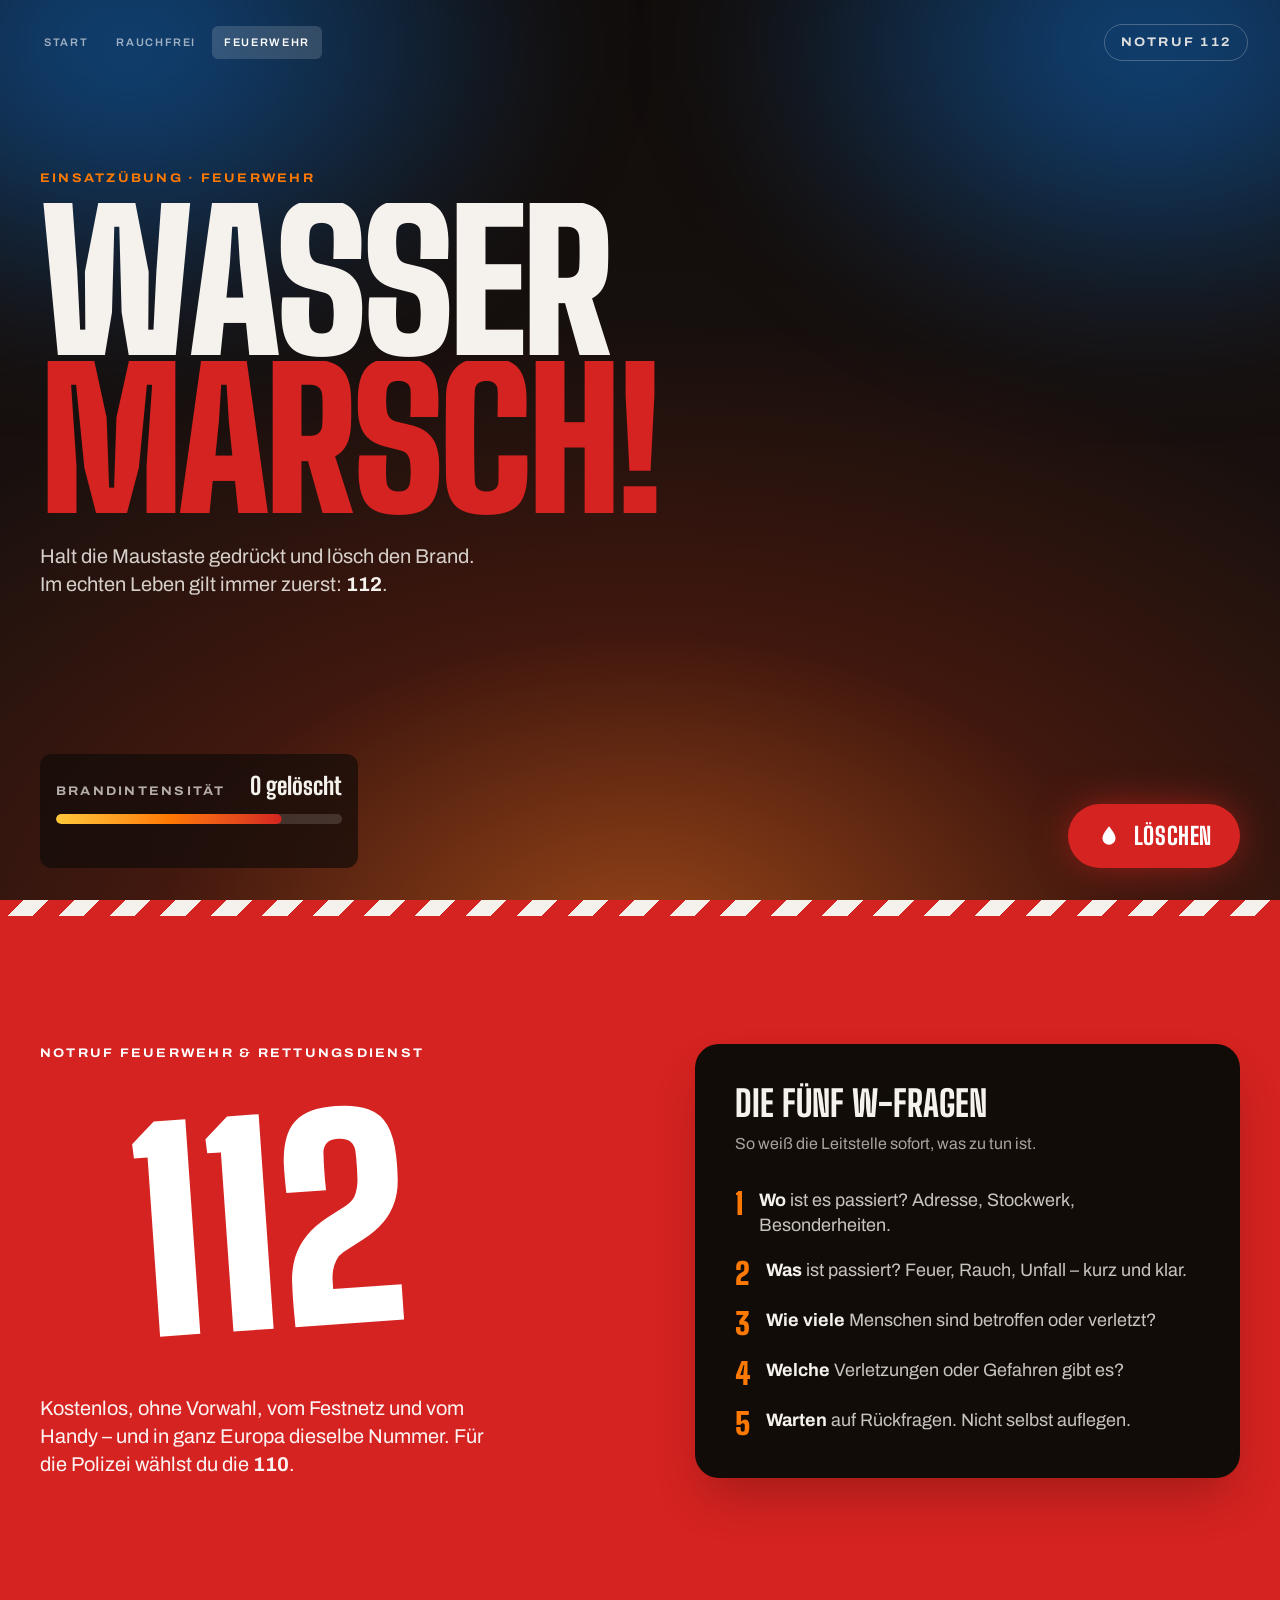
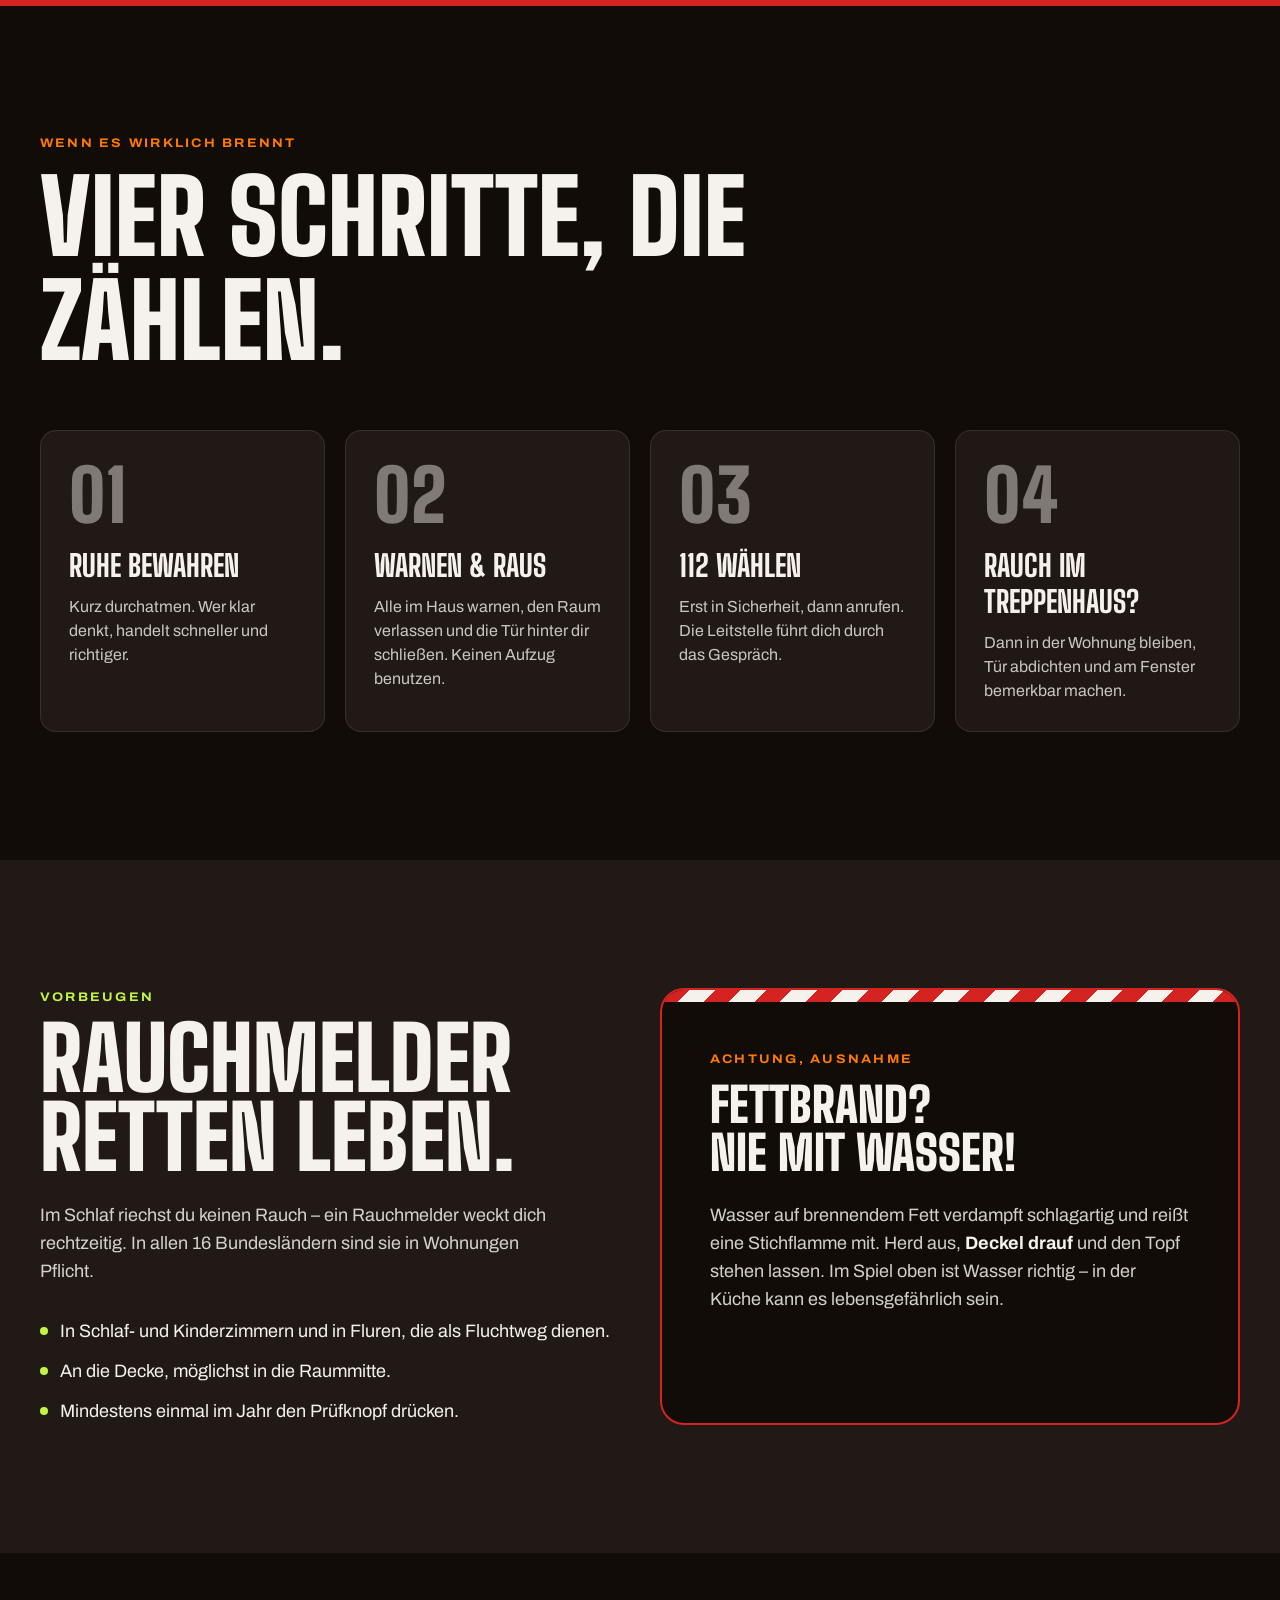
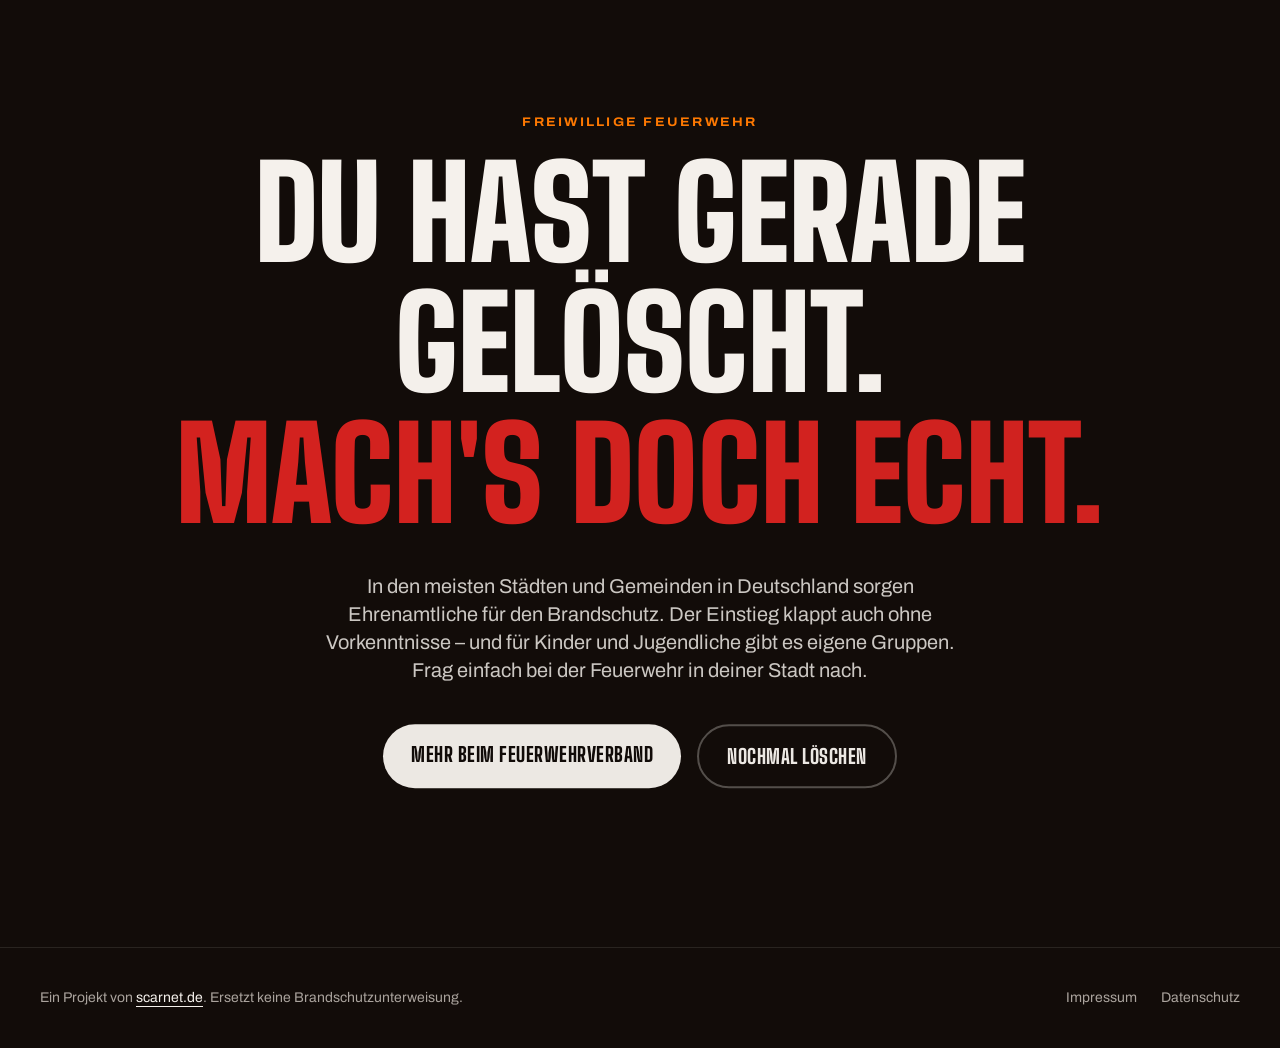
<file: feuerwehr/index.html>
<!DOCTYPE html><html lang="de"><head><meta charset="utf-8"><meta name="viewport" content="width=device-width, initial-scale=1"><title>Wasser marsch! – Feuerwehr-Landingpage | scarnet.de</title><meta name="description" content="Lösch den Brand selbst – und lern nebenbei, was im Ernstfall zählt: Notruf 112, die W-Fragen, Verhalten im Brandfall und warum Rauchmelder Leben retten."><link rel="canonical" href="https://scarnet.de/feuerwehr/"><meta name="theme-color" content="#1a1310"><link rel="icon" type="image/svg+xml" href="/feuerwehr/favicon.svg"><meta property="og:type" content="website"><meta property="og:locale" content="de_DE"><meta property="og:title" content="Wasser marsch! – Feuerwehr-Landingpage | scarnet.de"><meta property="og:description" content="Lösch den Brand selbst – und lern nebenbei, was im Ernstfall zählt: Notruf 112, die W-Fragen, Verhalten im Brandfall und warum Rauchmelder Leben retten."><meta property="og:url" content="https://scarnet.de/feuerwehr/"><link rel="stylesheet" href="/feuerwehr/assets/index.C6dmrcf_.css"><style>html.lenis,html.lenis body{height:auto}.lenis:not(.lenis-autoToggle).lenis-stopped{overflow:clip}.lenis [data-lenis-prevent],.lenis [data-lenis-prevent-wheel],.lenis [data-lenis-prevent-touch],.lenis [data-lenis-prevent-vertical],.lenis [data-lenis-prevent-horizontal]{overscroll-behavior:contain}.lenis.lenis-smooth iframe{pointer-events:none}.lenis.lenis-autoToggle{transition-behavior:allow-discrete;transition-property:overflow;transition-duration:1ms}
</style></head><body class="min-h-dvh bg-nacht text-kreide"><a href="#inhalt" class="sr-only focus:not-sr-only focus:fixed focus:left-4 focus:top-4 focus:z-50 focus:bg-leucht focus:px-4 focus:py-2 focus:font-bold focus:text-nacht">Zum Inhalt springen</a><section id="einsatz" class="blaulicht relative isolate h-[100svh] min-h-[640px] overflow-hidden bg-gradient-to-b from-[#120d0b] to-[#1d1310]" aria-labelledby="hero-titel"><div id="glut" class="absolute inset-0 -z-20 opacity-80 transition-opacity duration-500" aria-hidden="true" style="background: radial-gradient(ellipse 75% 70% at 50% 105%, rgb(255 110 30 / 0.55), rgb(180 40 10 / 0.25) 50%, transparent 100%);"></div><canvas id="feuer" class="absolute inset-0 -z-10 h-full w-full touch-pan-y select-none" aria-hidden="true"></canvas><header class="relative z-10 flex items-center justify-between gap-4 px-3 pt-3 sm:px-8 sm:pt-6"><!-- Menü wie auf den übrigen Seiten von scarnet.de --><nav aria-label="Menü" class="flex gap-1 text-[11px] font-semibold tracking-[0.15em] uppercase"><a href="/" class="rounded-md px-3 py-3.5 text-white/60 transition-colors hover:bg-white/10 hover:text-white sm:py-2">Start</a><a href="/rauchfrei.html" class="rounded-md px-3 py-3.5 text-white/60 transition-colors hover:bg-white/10 hover:text-white sm:py-2">Rauchfrei</a><a href="/feuerwehr/" aria-current="page" class="rounded-md bg-white/15 px-3 py-3.5 text-white sm:py-2">Feuerwehr</a></nav><a href="#notruf" class="eyebrow hidden rounded-full border border-kreide/25 px-4 py-2 text-kreide/90 hover:border-leucht hover:text-leucht sm:inline-block">Notruf 112</a></header><div class="pointer-events-none relative z-10 px-5 pt-[9vh] sm:px-10 lg:pt-[12vh]"><p class="eyebrow hero-reveal text-glut">Einsatzübung · Feuerwehr</p><h1 id="hero-titel" class="hero-titel mt-4 font-display text-[clamp(4.2rem,15vw,13rem)] leading-[0.82] font-black tracking-tight uppercase">Wasser<br><span class="text-feuerrot">marsch!</span></h1><p class="hero-reveal mt-6 max-w-md text-lg text-kreide/85 sm:text-xl"><span class="hidden sm:inline">Halt die Maustaste gedrückt</span><span class="sm:hidden">Halt den Finger drauf</span> und lösch den Brand. Im echten Leben gilt immer zuerst: <strong class="text-kreide">112</strong>.</p><button id="animation-start" type="button" hidden class="pointer-events-auto mt-6 rounded-full border-2 border-glut px-5 py-2.5 font-bold text-glut hover:bg-glut hover:text-nacht">▶ Feuer-Animation starten</button></div><div class="absolute inset-x-0 bottom-0 z-10 flex flex-wrap items-end justify-between gap-4 px-5 pb-6 sm:px-10 sm:pb-8"><div class="hero-reveal min-w-[220px] rounded-xl bg-nacht/70 p-4 backdrop-blur-sm"><div class="flex items-baseline justify-between gap-6"><span class="eyebrow text-kreide/70">Brandintensität</span><span id="geloescht" class="font-display text-2xl font-extrabold" aria-live="polite">0 gelöscht</span></div><div class="mt-3 h-2.5 overflow-hidden rounded-full bg-kreide/15" role="meter" aria-label="Brandintensität" aria-valuemin="0" aria-valuemax="100" aria-valuenow="80" id="meter"><div id="meter-balken" class="h-full w-4/5 origin-left rounded-full bg-gradient-to-r from-flamme via-glut to-feuerrot"></div></div><p id="meldung" class="mt-2 h-5 text-sm text-leucht" aria-live="polite"></p></div><button id="spritze" type="button" class="hero-reveal group flex items-center gap-3 rounded-full bg-feuerrot px-7 py-4 font-display text-2xl font-extrabold tracking-wide text-white uppercase shadow-[0_0_40px_-5px] shadow-feuerrot/70 transition-transform select-none hover:scale-[1.03] active:scale-95" aria-describedby="spritze-hilfe"><svg width="26" height="26" viewBox="0 0 24 24" fill="none" aria-hidden="true"><path d="M12 3c3.5 4.6 6 8 6 11a6 6 0 1 1-12 0c0-3 2.5-6.4 6-11Z" fill="currentColor"></path></svg>Löschen</button><span id="spritze-hilfe" class="sr-only">Gedrückt halten (oder Leertaste halten), um automatisch auf den größten Brandherd zu zielen.</span></div></section><script type="module" src="/feuerwehr/assets/Hero.astro_astro_type_script_index_0_lang.CgoLhnxc.js"></script><main id="inhalt"><div class="warnstreifen h-4" aria-hidden="true"></div><!-- Notruf --><section id="notruf" class="relative overflow-hidden bg-feuerrot px-5 py-24 sm:px-10 lg:py-32" aria-labelledby="notruf-titel"><div class="mx-auto grid max-w-7xl gap-14 lg:grid-cols-[1.1fr_1fr] lg:items-center"><div><p class="eyebrow reveal text-white">Notruf Feuerwehr & Rettungsdienst</p><h2 id="notruf-titel" class="nummer mt-2 font-display text-[clamp(9rem,32vw,24rem)] leading-[0.78] font-black text-white">112</h2><p class="reveal mt-6 max-w-md text-xl text-white/95">Kostenlos, ohne Vorwahl, vom Festnetz und vom Handy – und in ganz Europa dieselbe Nummer. Für die Polizei wählst du die <strong>110</strong>.</p></div><div class="reveal rounded-3xl bg-nacht p-7 shadow-2xl sm:p-10"><h3 class="font-display text-4xl font-extrabold uppercase">Die fünf W-Fragen</h3><p class="mt-2 text-rauch">So weiß die Leitstelle sofort, was zu tun ist.</p><ol class="mt-8 space-y-5"><li class="wfrage flex gap-4"><span class="font-display text-3xl leading-none font-black text-glut tabular-nums">1</span><p class="text-lg leading-snug"><strong class="text-kreide">Wo</strong> <span class="text-kreide/80">ist es passiert? Adresse, Stockwerk, Besonderheiten.</span></p></li><li class="wfrage flex gap-4"><span class="font-display text-3xl leading-none font-black text-glut tabular-nums">2</span><p class="text-lg leading-snug"><strong class="text-kreide">Was</strong> <span class="text-kreide/80">ist passiert? Feuer, Rauch, Unfall – kurz und klar.</span></p></li><li class="wfrage flex gap-4"><span class="font-display text-3xl leading-none font-black text-glut tabular-nums">3</span><p class="text-lg leading-snug"><strong class="text-kreide">Wie viele</strong> <span class="text-kreide/80">Menschen sind betroffen oder verletzt?</span></p></li><li class="wfrage flex gap-4"><span class="font-display text-3xl leading-none font-black text-glut tabular-nums">4</span><p class="text-lg leading-snug"><strong class="text-kreide">Welche</strong> <span class="text-kreide/80">Verletzungen oder Gefahren gibt es?</span></p></li><li class="wfrage flex gap-4"><span class="font-display text-3xl leading-none font-black text-glut tabular-nums">5</span><p class="text-lg leading-snug"><strong class="text-kreide">Warten</strong> <span class="text-kreide/80">auf Rückfragen. Nicht selbst auflegen.</span></p></li></ol></div></div></section><!-- Verhalten im Brandfall --><section id="brandfall" class="px-5 py-24 sm:px-10 lg:py-32" aria-labelledby="brandfall-titel"><div class="mx-auto max-w-7xl"><p class="eyebrow reveal text-glut">Wenn es wirklich brennt</p><h2 id="brandfall-titel" class="reveal mt-3 max-w-3xl font-display text-[clamp(3rem,8vw,6.5rem)] leading-[1.02] font-black uppercase">Vier Schritte, die zählen.</h2><div class="mt-14 grid gap-5 sm:grid-cols-2 lg:grid-cols-4"><article class="karte group relative overflow-hidden rounded-2xl border border-kreide/10 bg-asche p-7"><span class="font-display text-7xl font-black text-kreide/45 transition-colors group-hover:text-feuerrot" aria-hidden="true">01</span><h3 class="mt-4 font-display text-3xl font-extrabold uppercase">Ruhe bewahren</h3><p class="mt-3 text-kreide/80">Kurz durchatmen. Wer klar denkt, handelt schneller und richtiger.</p><span class="reflex absolute inset-x-0 bottom-0 h-1.5 origin-left scale-x-0 transition-transform duration-500 group-hover:scale-x-100" aria-hidden="true"></span></article><article class="karte group relative overflow-hidden rounded-2xl border border-kreide/10 bg-asche p-7"><span class="font-display text-7xl font-black text-kreide/45 transition-colors group-hover:text-feuerrot" aria-hidden="true">02</span><h3 class="mt-4 font-display text-3xl font-extrabold uppercase">Warnen &amp; raus</h3><p class="mt-3 text-kreide/80">Alle im Haus warnen, den Raum verlassen und die Tür hinter dir schließen. Keinen Aufzug benutzen.</p><span class="reflex absolute inset-x-0 bottom-0 h-1.5 origin-left scale-x-0 transition-transform duration-500 group-hover:scale-x-100" aria-hidden="true"></span></article><article class="karte group relative overflow-hidden rounded-2xl border border-kreide/10 bg-asche p-7"><span class="font-display text-7xl font-black text-kreide/45 transition-colors group-hover:text-feuerrot" aria-hidden="true">03</span><h3 class="mt-4 font-display text-3xl font-extrabold uppercase">112 wählen</h3><p class="mt-3 text-kreide/80">Erst in Sicherheit, dann anrufen. Die Leitstelle führt dich durch das Gespräch.</p><span class="reflex absolute inset-x-0 bottom-0 h-1.5 origin-left scale-x-0 transition-transform duration-500 group-hover:scale-x-100" aria-hidden="true"></span></article><article class="karte group relative overflow-hidden rounded-2xl border border-kreide/10 bg-asche p-7"><span class="font-display text-7xl font-black text-kreide/45 transition-colors group-hover:text-feuerrot" aria-hidden="true">04</span><h3 class="mt-4 font-display text-3xl font-extrabold uppercase">Rauch im Treppenhaus?</h3><p class="mt-3 text-kreide/80">Dann in der Wohnung bleiben, Tür abdichten und am Fenster bemerkbar machen.</p><span class="reflex absolute inset-x-0 bottom-0 h-1.5 origin-left scale-x-0 transition-transform duration-500 group-hover:scale-x-100" aria-hidden="true"></span></article></div></div></section><!-- Rauchmelder & Fettbrand --><section id="rauchmelder" class="bg-asche px-5 py-24 sm:px-10 lg:py-32" aria-labelledby="rauchmelder-titel"><div class="mx-auto grid max-w-7xl gap-10 lg:grid-cols-2"><div class="reveal"><p class="eyebrow text-leucht">Vorbeugen</p><h2 id="rauchmelder-titel" class="mt-3 font-display text-[clamp(3rem,7vw,5.5rem)] leading-[0.9] font-black uppercase">Rauchmelder<br>retten Leben.</h2><p class="mt-6 max-w-lg text-lg text-kreide/85">Im Schlaf riechst du keinen Rauch – ein Rauchmelder weckt dich rechtzeitig. In allen 16 Bundesländern sind sie in Wohnungen Pflicht.</p><ul class="mt-8 space-y-3 text-lg"><li class="flex gap-3"><span class="mt-2.5 h-2 w-2 shrink-0 rounded-full bg-leucht" aria-hidden="true"></span>In Schlaf- und Kinderzimmern und in Fluren, die als Fluchtweg dienen.</li><li class="flex gap-3"><span class="mt-2.5 h-2 w-2 shrink-0 rounded-full bg-leucht" aria-hidden="true"></span>An die Decke, möglichst in die Raummitte.</li><li class="flex gap-3"><span class="mt-2.5 h-2 w-2 shrink-0 rounded-full bg-leucht" aria-hidden="true"></span>Mindestens einmal im Jahr den Prüfknopf drücken.</li></ul></div><aside class="reveal relative overflow-hidden rounded-3xl border-2 border-feuerrot bg-nacht p-8 sm:p-12" aria-labelledby="fett-titel"><div class="warnstreifen absolute inset-x-0 top-0 h-3" aria-hidden="true"></div><p class="eyebrow mt-3 text-glut">Achtung, Ausnahme</p><h3 id="fett-titel" class="mt-3 font-display text-5xl leading-none font-black uppercase">Fettbrand?<br>Nie mit Wasser!</h3><p class="mt-6 text-lg text-kreide/85">Wasser auf brennendem Fett verdampft schlagartig und reißt eine Stichflamme mit. Herd aus, <strong class="text-kreide">Deckel drauf</strong> und den Topf stehen lassen. Im Spiel oben ist Wasser richtig – in der Küche kann es lebensgefährlich sein.</p></aside></div></section><!-- Mitmachen --><section id="mitmachen" class="relative overflow-hidden px-5 py-28 sm:px-10 lg:py-40" aria-labelledby="mitmachen-titel"><div class="mx-auto max-w-5xl text-center"><p class="eyebrow reveal text-glut">Freiwillige Feuerwehr</p><h2 id="mitmachen-titel" class="mitmachen-titel mt-4 font-display text-[clamp(3.4rem,10vw,8.5rem)] leading-[1.02] font-black uppercase">Du hast gerade gelöscht.<br><span class="text-feuerrot">Mach's doch echt.</span></h2><p class="reveal mx-auto mt-8 max-w-2xl text-lg text-kreide/85 sm:text-xl">In den meisten Städten und Gemeinden in Deutschland sorgen Ehrenamtliche für den Brandschutz. Der Einstieg klappt auch ohne Vorkenntnisse – und für Kinder und Jugendliche gibt es eigene Gruppen. Frag einfach bei der Feuerwehr in deiner Stadt nach.</p><div class="reveal mt-10 flex flex-wrap justify-center gap-4"><a href="https://www.feuerwehrverband.de" rel="noopener" target="_blank" class="rounded-full bg-kreide px-7 py-4 font-display text-xl font-extrabold tracking-wide text-nacht uppercase transition-transform hover:scale-[1.03]">Mehr beim Feuerwehrverband<span class="sr-only"> (öffnet in neuem Tab)</span></a><a href="#einsatz" class="rounded-full border-2 border-kreide/30 px-7 py-4 font-display text-xl font-extrabold tracking-wide uppercase hover:border-leucht hover:text-leucht">Nochmal löschen</a></div></div></section></main><footer class="border-t border-kreide/10 px-5 py-10 sm:px-10"><div class="mx-auto flex max-w-7xl flex-wrap items-center justify-between gap-4 text-sm text-rauch"><p>Ein Projekt von <a href="/" class="text-kreide underline underline-offset-4 hover:text-leucht">scarnet.de</a>. Ersetzt keine Brandschutzunterweisung.</p><nav aria-label="Rechtliches" class="flex gap-6"><a href="/impressum.html" class="hover:text-kreide">Impressum</a><a href="/datenschutz.html" class="hover:text-kreide">Datenschutz</a></nav></div></footer></body></html><script type="module" src="/feuerwehr/assets/index.astro_astro_type_script_index_0_lang.DM7gjEX_.js"></script>
</file>
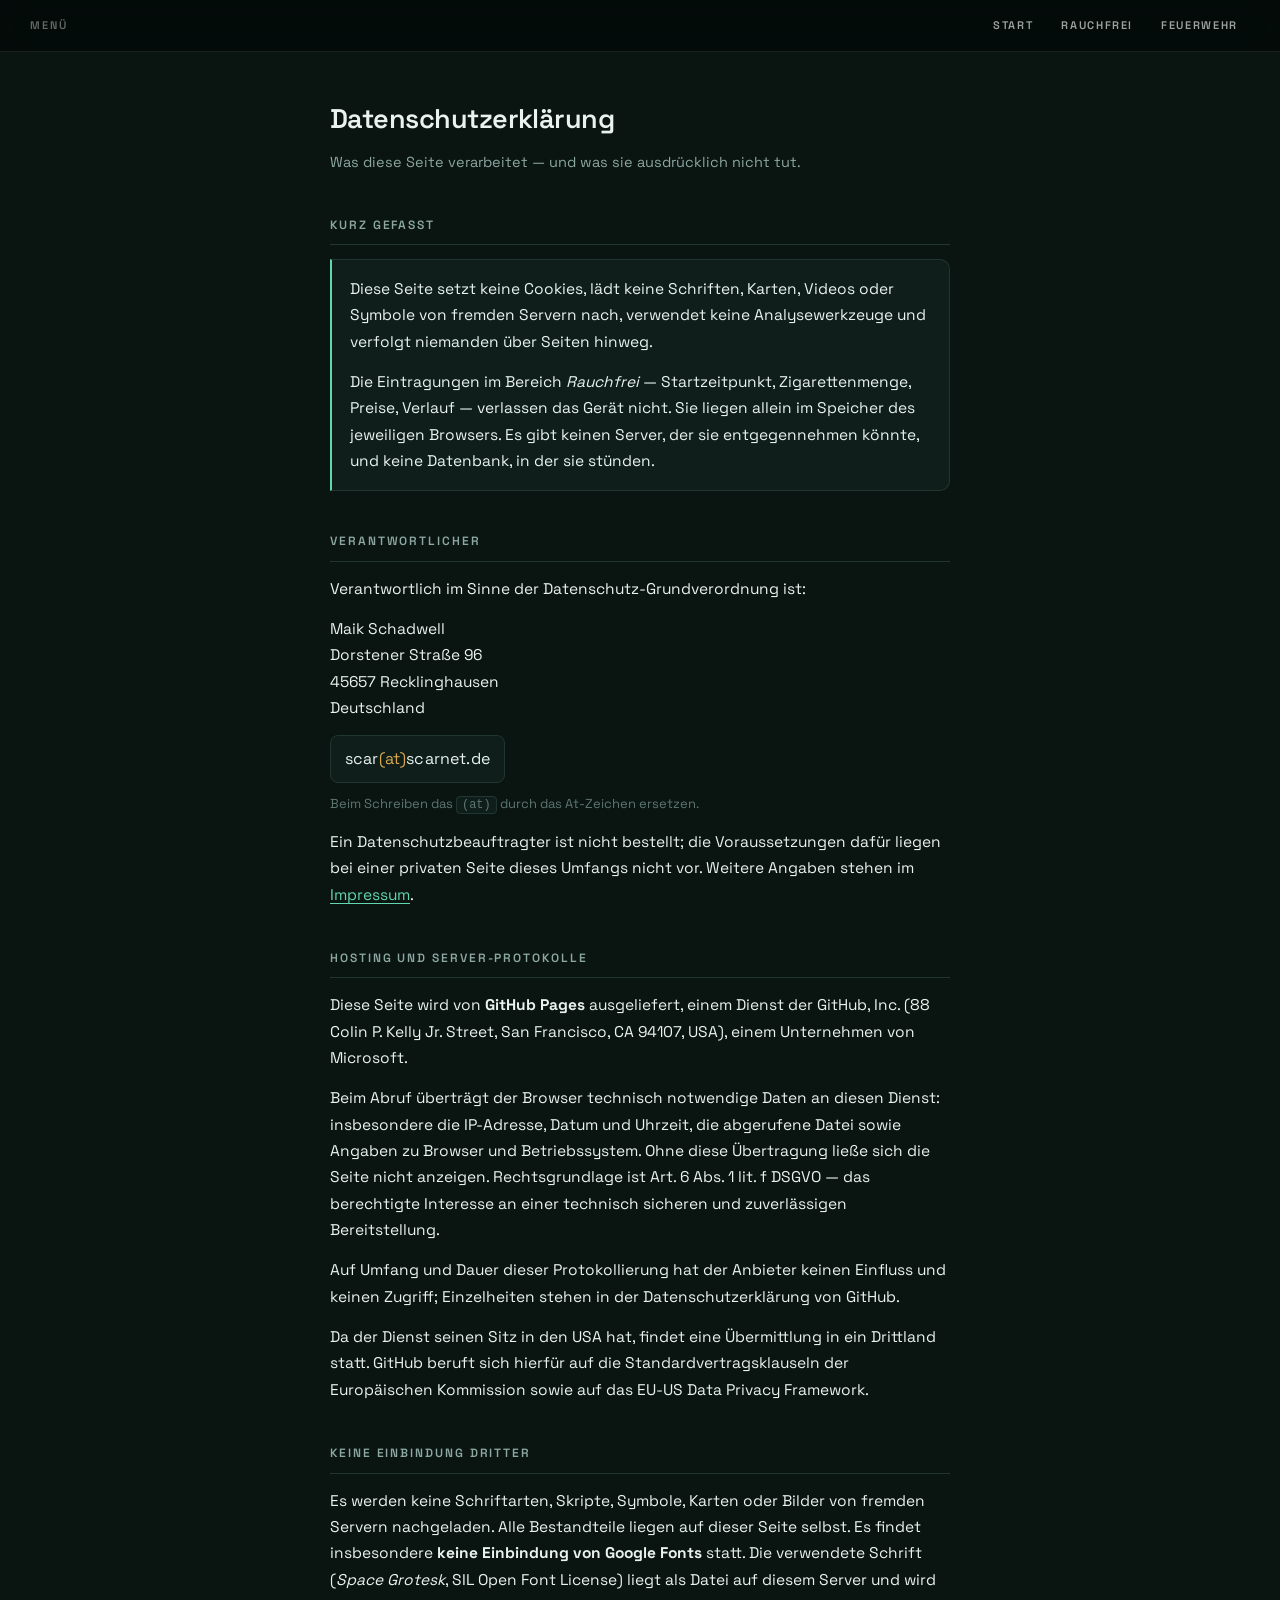
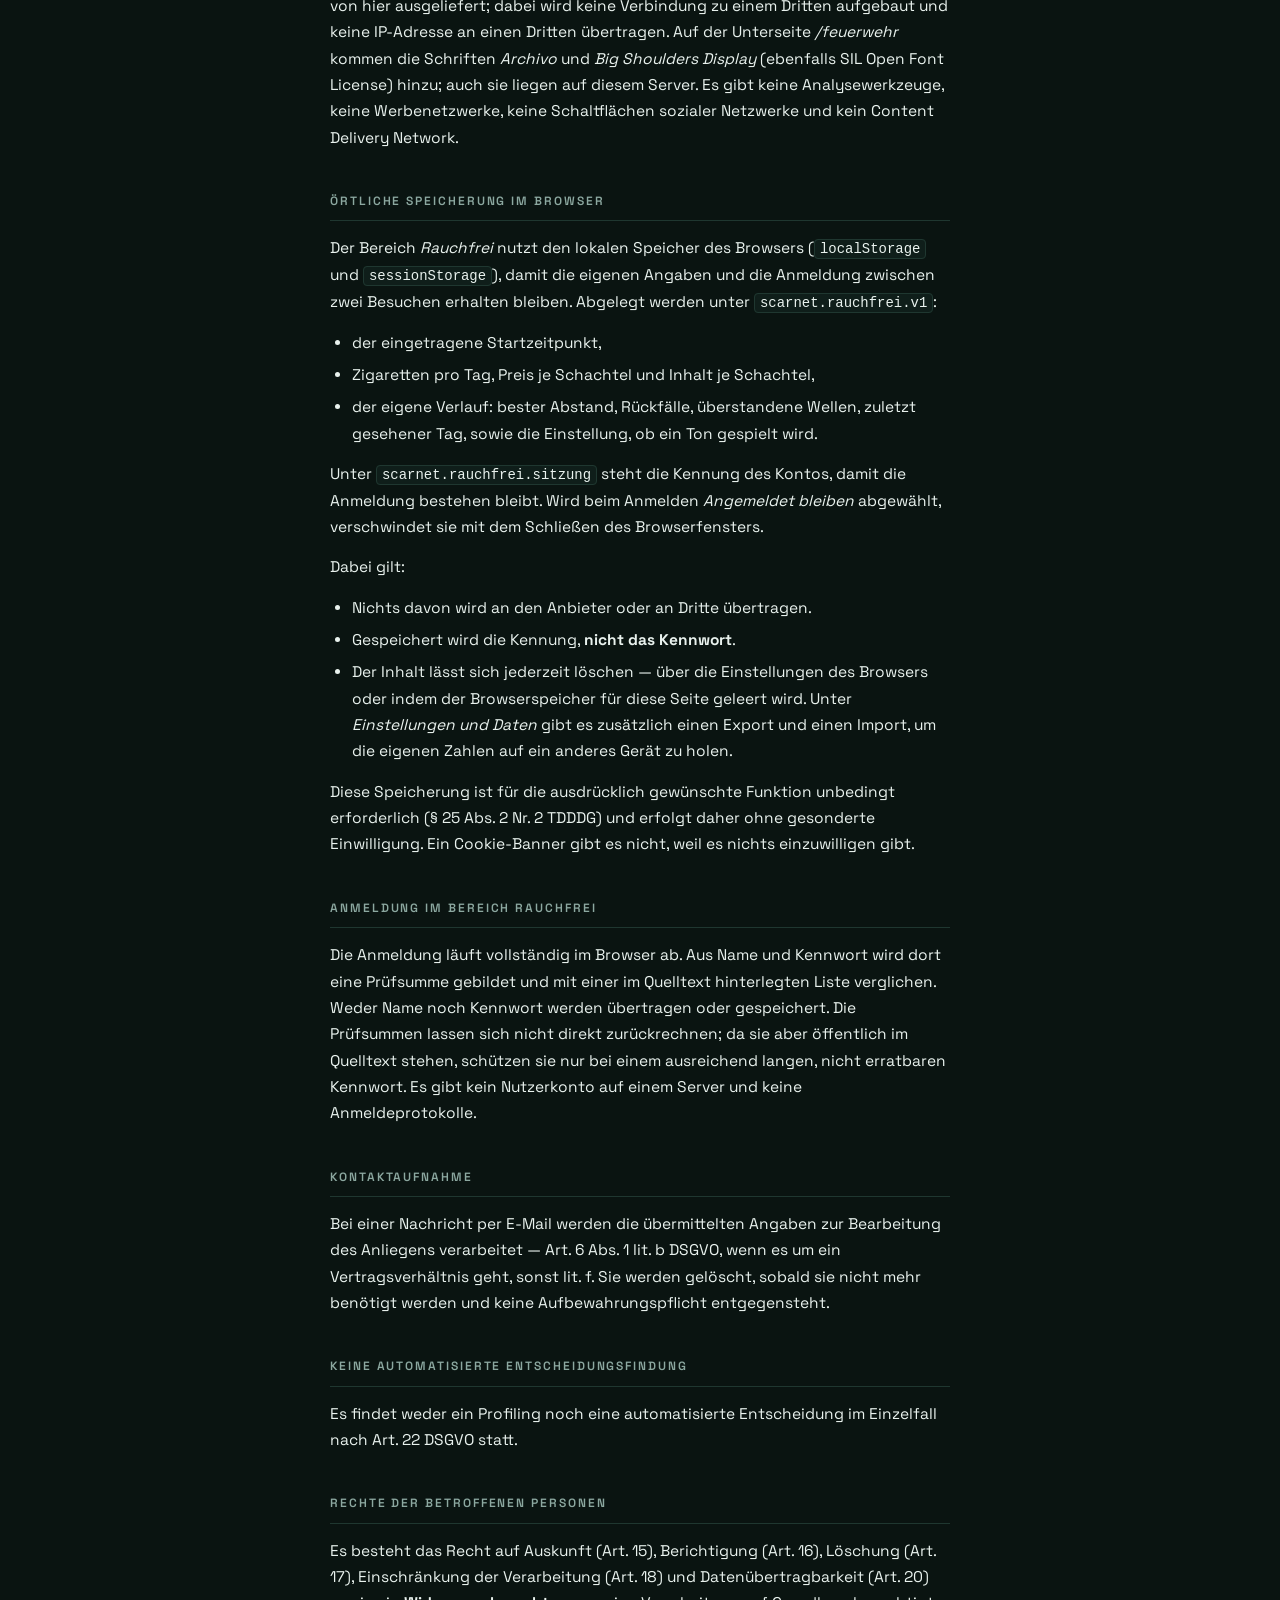
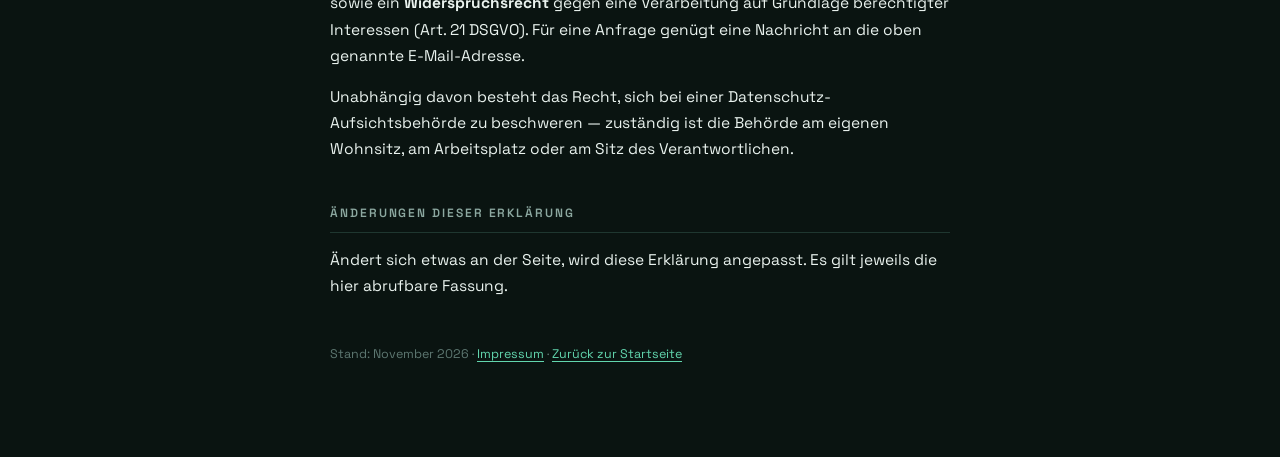
<file: datenschutz.html>
<!DOCTYPE html>
<html lang="de">
<head>
<meta charset="UTF-8">
<meta name="viewport" content="width=device-width, initial-scale=1.0">

<title>Datenschutzerklärung — scaRnet</title>
<meta name="description" content="Wie scarnet.de mit Daten umgeht: keine Cookies, keine fremden Server, kein Tracking.">
<link rel="canonical" href="https://scarnet.de/datenschutz.html">

<link rel="icon" type="image/png" sizes="64x64" href="favicon.png">

<style>
  /* Wie impressum.html. Die beiden Seiten gehören zusammen; wenn hier etwas
     geändert wird, gehört es dort auch hin. */
  /* ---------- Schriften ----------
     Selbst gehostet, seit dem 20.08.2026. Keine Google Fonts: die Einbindung
     von fonts.googleapis.com überträgt die IP des Besuchers an einen Dritten
     und ist abmahnungsrelevant (LG München I, 2022). Von hier ausgeliefert
     stellt sich die Frage nicht.

     Alle drei Schriften liegen im Repo, benutzt wird eine. Das kostet den
     Besucher nichts — einen @font-face-Block, auf den keine Regel zeigt, lädt
     kein Browser. Umschalten heißt deshalb nur: --sans ändern. In index.html
     muss der Preload mitgezogen werden, sonst wird die falsche vorgeladen.

     Variabler Schnitt, lateinische Teilmenge. Die deckt äöü und ß ab;
     latin-ext wäre für Deutsch unnötiger Ballast. Bezogen über Fontsource,
     SIL Open Font License — die Lizenztexte liegen bei den Dateien. */
  @font-face{
    font-family:"Space Grotesk"; font-style:normal; font-weight:300 700;
    font-display:swap;
    src:url("schriften/space-grotesk.woff2") format("woff2-variations");
  }
  @font-face{
    font-family:"Inter"; font-style:normal; font-weight:100 900;
    font-display:swap;
    src:url("schriften/inter.woff2") format("woff2-variations");
  }
  @font-face{
    font-family:"Manrope"; font-style:normal; font-weight:200 800;
    font-display:swap;
    src:url("schriften/manrope.woff2") format("woff2-variations");
  }

  :root{
    --ground:#0A1411; --surface:#0F1E1A; --line:#1F3730;
    --text:#E9F2EE; --muted:#8CA8A0; --faint:#5D7771;
    --air:#62D6AE; --brass:#D9A94F;
    --sans: "Space Grotesk", ui-sans-serif, system-ui, "Segoe UI", Roboto, Helvetica, Arial, sans-serif;
    --mono: ui-monospace, "Cascadia Mono", Consolas, "SF Mono", Menlo, monospace;
  }
  *{ box-sizing:border-box; }
  body{
    margin:0; background:var(--ground); color:var(--text);
    font-family:var(--sans); font-size:15.5px; line-height:1.7;
    -webkit-font-smoothing:antialiased;
  }

  /* ---------- Menü (gleich wie auf den anderen Seiten) ---------- */
  .nav{
    position:sticky; top:0; z-index:10; height:52px;
    display:flex; align-items:center; gap:clamp(16px,4vw,40px);
    padding:0 clamp(14px,4vw,30px);
    background:rgba(0,0,0,.46);
    backdrop-filter:blur(12px) saturate(140%);
    -webkit-backdrop-filter:blur(12px) saturate(140%);
    border-bottom:1px solid rgba(255,255,255,.09);
  }
  .mark{
    flex:none; font-size:11px; font-weight:600; letter-spacing:.18em;
    text-transform:uppercase; color:rgba(255,255,255,.38);
    white-space:nowrap; -webkit-user-select:none; user-select:none;
  }
  .tabs{ display:flex; gap:4px; margin-left:auto; overflow-x:auto; scrollbar-width:none; }
  .tabs::-webkit-scrollbar{ display:none; }
  .tabs a{
    flex:none; padding:7px 12px; border-radius:6px;
    font-size:11px; font-weight:600; letter-spacing:.15em; text-transform:uppercase;
    color:rgba(255,255,255,.62); text-decoration:none; white-space:nowrap;
    transition:color .15s, background .15s;
  }
  .tabs a:hover{ color:#fff; background:rgba(255,255,255,.09); }
  .tabs a[aria-current="page"]{ color:#fff; background:rgba(255,255,255,.14); }
  .tabs a:focus-visible{ outline:2px solid #fff; outline-offset:2px; }
  @media (max-width:768px){ .tabs a{ padding:14px 12px; } }

  /* ---------- Text ---------- */
  .wrap{ max-width:660px; margin:0 auto; padding:44px 20px 80px; }
  h1{ font-size:27px; font-weight:600; letter-spacing:-.02em; margin:0 0 8px; }
  .lede{ margin:0 0 32px; color:var(--muted); font-size:14.5px; }
  h2{
    font-size:12px; letter-spacing:.16em; text-transform:uppercase; color:var(--muted);
    font-weight:600; margin:40px 0 14px; padding-bottom:9px;
    border-bottom:1px solid var(--line);
  }
  p{ margin:0 0 14px; }
  address{ font-style:normal; margin:0 0 14px; }
  ul{ margin:0 0 14px; padding-left:22px; }
  li{ margin-bottom:6px; }
  code{
    font-family:var(--mono); font-size:.9em;
    background:var(--surface); border:1px solid var(--line);
    border-radius:4px; padding:1px 5px;
  }
  a{ color:var(--air); text-underline-offset:3px; }
  a:focus-visible{ outline:2px solid var(--air); outline-offset:3px; border-radius:3px; }

  /* Wie in impressum.html: kein anklickbarer Verweis, kein At-Zeichen im Quelltext. */
  .mail{
    display:inline-block; margin:0 0 10px;
    background:var(--surface); border:1px solid var(--line); border-radius:8px;
    padding:9px 14px; font-size:16px; letter-spacing:.01em;
  }
  .mail .at{ color:var(--brass); }
  .hinweis{ font-size:13px; color:var(--faint); }
  .hinweis code{
    background:var(--surface); border:1px solid var(--line);
    border-radius:4px; padding:1px 5px; font-size:.92em;
  }
  .kasten{
    background:var(--surface); border:1px solid var(--line);
    border-left:2px solid var(--air); border-radius:0 10px 10px 0;
    padding:16px 18px; margin:0 0 14px;
  }
  .kasten p:last-child{ margin-bottom:0; }
  .stand{ margin-top:44px; font-size:12.5px; color:var(--faint); }
  .stand a{ white-space:nowrap; }
</style>
</head>

<body>

<nav class="nav">
  <span class="mark">Menü</span>
  <div class="tabs">
    <a href="/">Start</a>
    <a href="/rauchfrei.html">Rauchfrei</a>
    <a href="/feuerwehr/">Feuerwehr</a>
  </div>
</nav>

<div class="wrap">

  <h1>Datenschutzerklärung</h1>
  <p class="lede">Was diese Seite verarbeitet — und was sie ausdrücklich nicht tut.</p>

  <h2>Kurz gefasst</h2>
  <div class="kasten">
    <p>
      Diese Seite setzt keine Cookies, lädt keine Schriften, Karten, Videos
      oder Symbole von fremden Servern nach, verwendet keine Analysewerkzeuge
      und verfolgt niemanden über Seiten hinweg.
    </p>
    <p>
      Die Eintragungen im Bereich <em>Rauchfrei</em> — Startzeitpunkt,
      Zigarettenmenge, Preise, Verlauf — verlassen das Gerät nicht. Sie liegen
      allein im Speicher des jeweiligen Browsers. Es gibt keinen Server, der
      sie entgegennehmen könnte, und keine Datenbank, in der sie stünden.
    </p>
  </div>

  <h2>Verantwortlicher</h2>
  <p>Verantwortlich im Sinne der Datenschutz-Grundverordnung ist:</p>
  <address>
    Maik Schadwell<br>
    Dorstener Straße 96<br>
    45657 Recklinghausen<br>
    Deutschland
  </address>
  <p class="mail">scar<span class="at">(at)</span>scarnet.de</p>
  <p class="hinweis">
    Beim Schreiben das <code>(at)</code> durch das At-Zeichen ersetzen.
  </p>
  <p>
    Ein Datenschutzbeauftragter ist nicht bestellt; die Voraussetzungen dafür
    liegen bei einer privaten Seite dieses Umfangs nicht vor. Weitere Angaben
    stehen im <a href="/impressum.html">Impressum</a>.
  </p>

  <h2>Hosting und Server-Protokolle</h2>
  <p>
    Diese Seite wird von <strong>GitHub Pages</strong> ausgeliefert, einem
    Dienst der GitHub, Inc. (88 Colin P. Kelly Jr. Street, San Francisco,
    CA 94107, USA), einem Unternehmen von Microsoft.
  </p>
  <p>
    Beim Abruf überträgt der Browser technisch notwendige Daten an diesen
    Dienst: insbesondere die IP-Adresse, Datum und Uhrzeit, die abgerufene
    Datei sowie Angaben zu Browser und Betriebssystem. Ohne diese Übertragung
    ließe sich die Seite nicht anzeigen. Rechtsgrundlage ist Art. 6 Abs. 1
    lit. f DSGVO — das berechtigte Interesse an einer technisch sicheren und
    zuverlässigen Bereitstellung.
  </p>
  <p>
    Auf Umfang und Dauer dieser Protokollierung hat der Anbieter keinen
    Einfluss und keinen Zugriff; Einzelheiten stehen in der
    Datenschutzerklärung von GitHub.
  </p>
  <p>
    Da der Dienst seinen Sitz in den USA hat, findet eine Übermittlung in ein
    Drittland statt. GitHub beruft sich hierfür auf die
    Standardvertragsklauseln der Europäischen Kommission sowie auf das
    EU-US Data Privacy Framework.
  </p>

  <h2>Keine Einbindung Dritter</h2>
  <p>
    Es werden keine Schriftarten, Skripte, Symbole, Karten oder Bilder von
    fremden Servern nachgeladen. Alle Bestandteile liegen auf dieser Seite
    selbst. Es findet insbesondere <strong>keine Einbindung von Google
    Fonts</strong> statt. Die verwendete Schrift (<em>Space Grotesk</em>, SIL
    Open Font License) liegt als Datei auf diesem Server und wird von hier
    ausgeliefert; dabei wird keine Verbindung zu einem Dritten aufgebaut und
    keine IP-Adresse an einen Dritten übertragen. Auf der Unterseite
    <em>/feuerwehr</em> kommen die Schriften <em>Archivo</em> und
    <em>Big Shoulders Display</em> (ebenfalls SIL Open Font License) hinzu;
    auch sie liegen auf diesem Server. Es gibt keine
    Analysewerkzeuge, keine Werbenetzwerke, keine Schaltflächen sozialer
    Netzwerke und kein Content Delivery Network.
  </p>

  <h2>Örtliche Speicherung im Browser</h2>
  <p>
    Der Bereich <em>Rauchfrei</em> nutzt den lokalen Speicher des Browsers
    (<code>localStorage</code> und <code>sessionStorage</code>), damit die
    eigenen Angaben und die Anmeldung zwischen zwei Besuchen erhalten
    bleiben. Abgelegt werden unter <code>scarnet.rauchfrei.v1</code>:
  </p>
  <ul>
    <li>der eingetragene Startzeitpunkt,</li>
    <li>Zigaretten pro Tag, Preis je Schachtel und Inhalt je Schachtel,</li>
    <li>der eigene Verlauf: bester Abstand, Rückfälle, überstandene Wellen,
        zuletzt gesehener Tag, sowie die Einstellung, ob ein Ton gespielt wird.</li>
  </ul>
  <p>
    Unter <code>scarnet.rauchfrei.sitzung</code> steht die Kennung des Kontos,
    damit die Anmeldung bestehen bleibt. Wird beim Anmelden
    <em>Angemeldet bleiben</em> abgewählt, verschwindet sie mit dem Schließen
    des Browserfensters.
  </p>
  <p>Dabei gilt:</p>
  <ul>
    <li>Nichts davon wird an den Anbieter oder an Dritte übertragen.</li>
    <li>Gespeichert wird die Kennung, <strong>nicht das Kennwort</strong>.</li>
    <li>
      Der Inhalt lässt sich jederzeit löschen — über die Einstellungen des
      Browsers oder indem der Browserspeicher für diese Seite geleert wird.
      Unter <em>Einstellungen und Daten</em> gibt es zusätzlich einen Export
      und einen Import, um die eigenen Zahlen auf ein anderes Gerät zu holen.
    </li>
  </ul>
  <p>
    Diese Speicherung ist für die ausdrücklich gewünschte Funktion unbedingt
    erforderlich (§ 25 Abs. 2 Nr. 2 TDDDG) und erfolgt daher ohne gesonderte
    Einwilligung. Ein Cookie-Banner gibt es nicht, weil es nichts einzuwilligen
    gibt.
  </p>

  <h2>Anmeldung im Bereich Rauchfrei</h2>
  <p>
    Die Anmeldung läuft vollständig im Browser ab. Aus Name und Kennwort wird
    dort eine Prüfsumme gebildet und mit einer im Quelltext hinterlegten Liste
    verglichen. Weder Name noch Kennwort werden übertragen oder gespeichert.
    Die Prüfsummen lassen sich nicht direkt zurückrechnen; da sie aber
    öffentlich im Quelltext stehen, schützen sie nur bei einem ausreichend
    langen, nicht erratbaren Kennwort. Es gibt kein Nutzerkonto auf einem
    Server und keine Anmeldeprotokolle.
  </p>

  <h2>Kontaktaufnahme</h2>
  <p>
    Bei einer Nachricht per E-Mail werden die übermittelten Angaben zur
    Bearbeitung des Anliegens verarbeitet — Art. 6 Abs. 1 lit. b DSGVO, wenn
    es um ein Vertragsverhältnis geht, sonst lit. f. Sie werden gelöscht,
    sobald sie nicht mehr benötigt werden und keine Aufbewahrungspflicht
    entgegensteht.
  </p>

  <h2>Keine automatisierte Entscheidungsfindung</h2>
  <p>
    Es findet weder ein Profiling noch eine automatisierte Entscheidung im
    Einzelfall nach Art. 22 DSGVO statt.
  </p>

  <h2>Rechte der betroffenen Personen</h2>
  <p>
    Es besteht das Recht auf Auskunft (Art. 15), Berichtigung (Art. 16),
    Löschung (Art. 17), Einschränkung der Verarbeitung (Art. 18) und
    Datenübertragbarkeit (Art. 20) sowie ein <strong>Widerspruchsrecht</strong>
    gegen eine Verarbeitung auf Grundlage berechtigter Interessen
    (Art. 21 DSGVO). Für eine Anfrage genügt eine Nachricht an die oben
    genannte E-Mail-Adresse.
  </p>
  <p>
    Unabhängig davon besteht das Recht, sich bei einer
    Datenschutz-Aufsichtsbehörde zu beschweren — zuständig ist die Behörde am
    eigenen Wohnsitz, am Arbeitsplatz oder am Sitz des Verantwortlichen.
  </p>

  <h2>Änderungen dieser Erklärung</h2>
  <p>
    Ändert sich etwas an der Seite, wird diese Erklärung angepasst. Es gilt
    jeweils die hier abrufbare Fassung.
  </p>

  <p class="stand">
    Stand: November 2026 · <a href="/impressum.html">Impressum</a>
    · <a href="/">Zurück zur Startseite</a>
  </p>

</div>

</body>
</html>
</file>
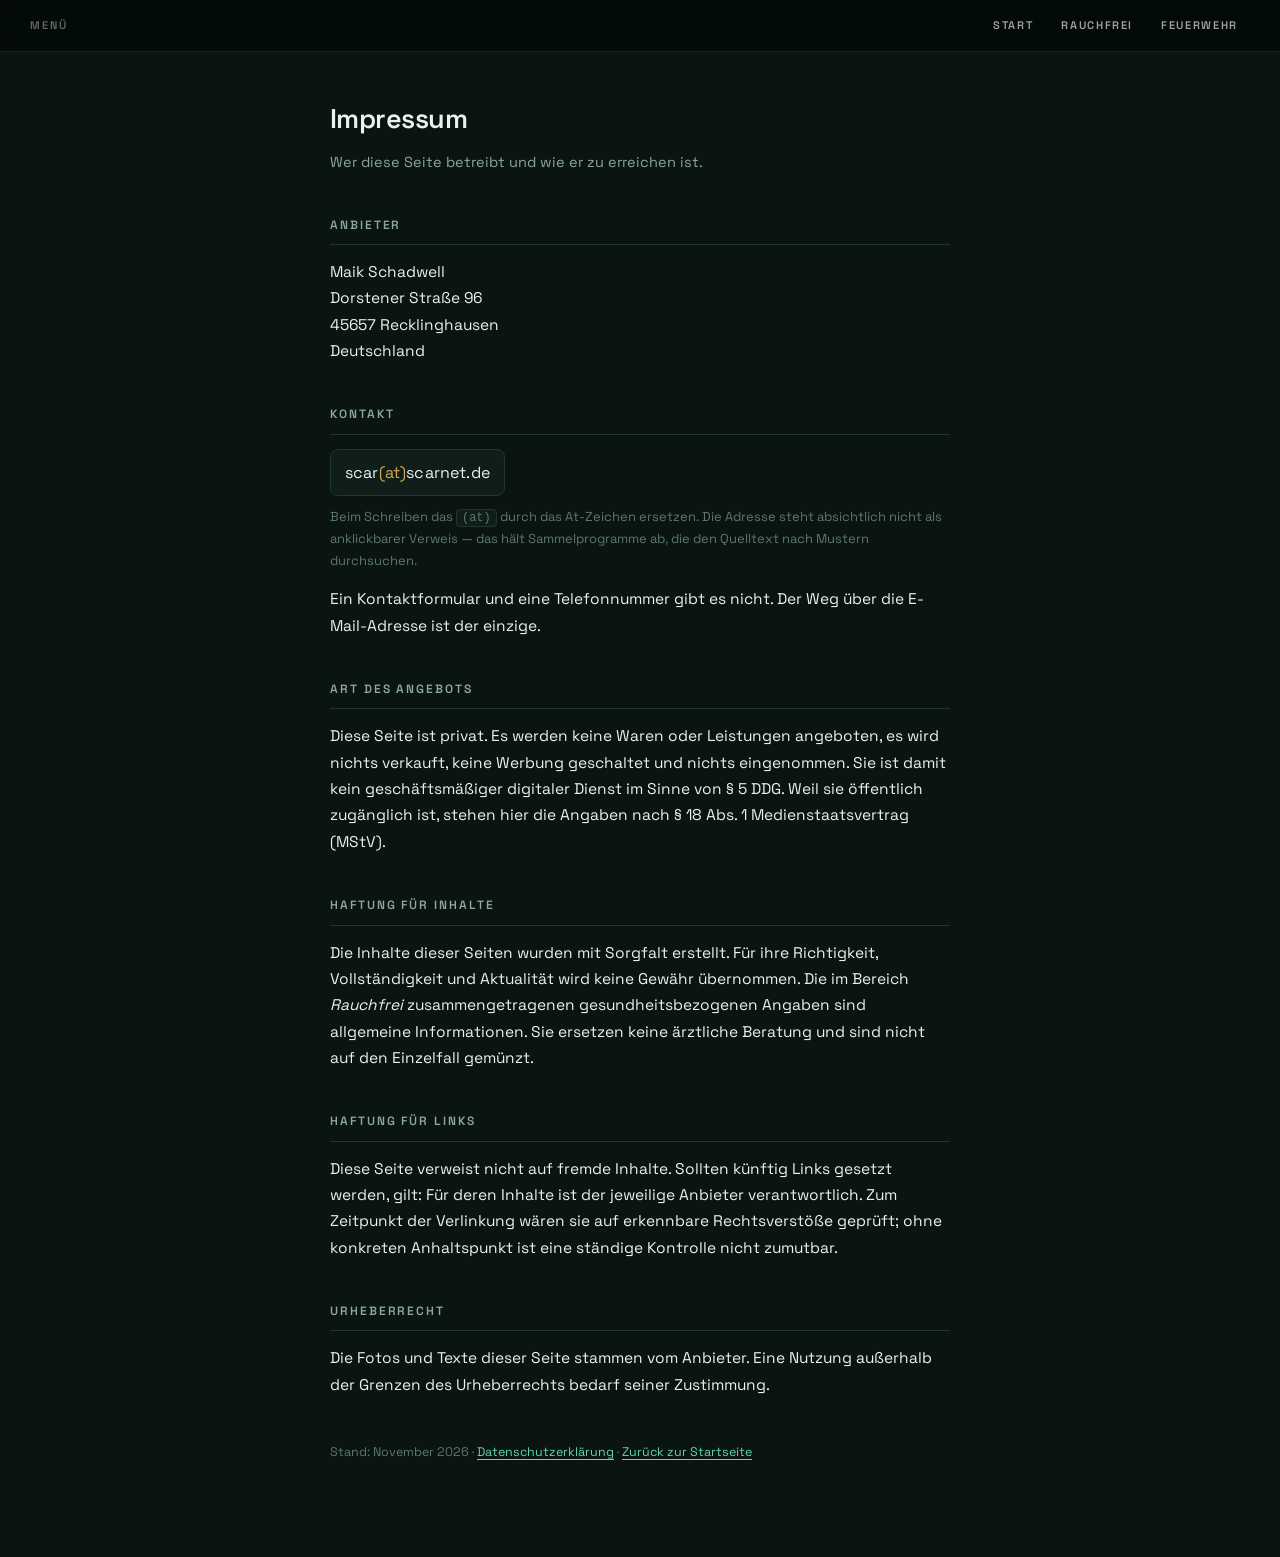
<file: impressum.html>
<!DOCTYPE html>
<html lang="de">
<head>
<meta charset="UTF-8">
<meta name="viewport" content="width=device-width, initial-scale=1.0">

<title>Impressum — scaRnet</title>
<meta name="description" content="Impressum von scarnet.de nach § 18 Abs. 1 MStV.">
<link rel="canonical" href="https://scarnet.de/impressum.html">

<!-- Gleiches Favicon wie die Startseite: Impressum und Datenschutz sind
     öffentliche Seiten der Website, nicht Teil des Rauchfrei-Bereichs.
     Der behält seinen eingebetteten Ring. -->
<link rel="icon" type="image/png" sizes="64x64" href="favicon.png">

<style>
  /* Farbwelt wie setup.html und der Rauchfrei-Bereich — die Seite soll zum
     Rest gehören. Nüchtern gesetzt: ein Impressum wird gelesen, nicht bestaunt.
     Systemschriften, nichts von fremden Servern. */
  /* ---------- Schriften ----------
     Selbst gehostet, seit dem 20.08.2026. Keine Google Fonts: die Einbindung
     von fonts.googleapis.com überträgt die IP des Besuchers an einen Dritten
     und ist abmahnungsrelevant (LG München I, 2022). Von hier ausgeliefert
     stellt sich die Frage nicht.

     Alle drei Schriften liegen im Repo, benutzt wird eine. Das kostet den
     Besucher nichts — einen @font-face-Block, auf den keine Regel zeigt, lädt
     kein Browser. Umschalten heißt deshalb nur: --sans ändern. In index.html
     muss der Preload mitgezogen werden, sonst wird die falsche vorgeladen.

     Variabler Schnitt, lateinische Teilmenge. Die deckt äöü und ß ab;
     latin-ext wäre für Deutsch unnötiger Ballast. Bezogen über Fontsource,
     SIL Open Font License — die Lizenztexte liegen bei den Dateien. */
  @font-face{
    font-family:"Space Grotesk"; font-style:normal; font-weight:300 700;
    font-display:swap;
    src:url("schriften/space-grotesk.woff2") format("woff2-variations");
  }
  @font-face{
    font-family:"Inter"; font-style:normal; font-weight:100 900;
    font-display:swap;
    src:url("schriften/inter.woff2") format("woff2-variations");
  }
  @font-face{
    font-family:"Manrope"; font-style:normal; font-weight:200 800;
    font-display:swap;
    src:url("schriften/manrope.woff2") format("woff2-variations");
  }

  :root{
    --ground:#0A1411; --surface:#0F1E1A; --line:#1F3730;
    --text:#E9F2EE; --muted:#8CA8A0; --faint:#5D7771;
    --air:#62D6AE; --brass:#D9A94F;
    --sans: "Space Grotesk", ui-sans-serif, system-ui, "Segoe UI", Roboto, Helvetica, Arial, sans-serif;
  }
  *{ box-sizing:border-box; }
  body{
    margin:0; background:var(--ground); color:var(--text);
    font-family:var(--sans); font-size:15.5px; line-height:1.7;
    -webkit-font-smoothing:antialiased;
  }

  /* ---------- Menü (gleich wie auf den anderen Seiten) ---------- */
  .nav{
    position:sticky; top:0; z-index:10; height:52px;
    display:flex; align-items:center; gap:clamp(16px,4vw,40px);
    padding:0 clamp(14px,4vw,30px);
    background:rgba(0,0,0,.46);
    backdrop-filter:blur(12px) saturate(140%);
    -webkit-backdrop-filter:blur(12px) saturate(140%);
    border-bottom:1px solid rgba(255,255,255,.09);
  }
  .mark{
    flex:none; font-size:11px; font-weight:600; letter-spacing:.18em;
    text-transform:uppercase; color:rgba(255,255,255,.38);
    white-space:nowrap; -webkit-user-select:none; user-select:none;
  }
  .tabs{ display:flex; gap:4px; margin-left:auto; overflow-x:auto; scrollbar-width:none; }
  .tabs::-webkit-scrollbar{ display:none; }
  .tabs a{
    flex:none; padding:7px 12px; border-radius:6px;
    font-size:11px; font-weight:600; letter-spacing:.15em; text-transform:uppercase;
    color:rgba(255,255,255,.62); text-decoration:none; white-space:nowrap;
    transition:color .15s, background .15s;
  }
  .tabs a:hover{ color:#fff; background:rgba(255,255,255,.09); }
  .tabs a[aria-current="page"]{ color:#fff; background:rgba(255,255,255,.14); }
  .tabs a:focus-visible{ outline:2px solid #fff; outline-offset:2px; }
  @media (max-width:768px){ .tabs a{ padding:14px 12px; } }

  /* ---------- Text ---------- */
  .wrap{ max-width:660px; margin:0 auto; padding:44px 20px 80px; }
  h1{ font-size:27px; font-weight:600; letter-spacing:-.02em; margin:0 0 8px; }
  .lede{ margin:0 0 36px; color:var(--muted); font-size:14.5px; }
  h2{
    font-size:12px; letter-spacing:.16em; text-transform:uppercase; color:var(--muted);
    font-weight:600; margin:40px 0 14px; padding-bottom:9px;
    border-bottom:1px solid var(--line);
  }
  p{ margin:0 0 14px; }
  address{ font-style:normal; margin:0 0 14px; }
  a{ color:var(--air); text-underline-offset:3px; }
  a:focus-visible{ outline:2px solid var(--air); outline-offset:3px; border-radius:3px; }

  /* Die E-Mail-Adresse. Etwas hervorgehoben, weil sie der einzige Weg hierher
     ist — aber ohne anklickbaren Verweis und ohne At-Zeichen im Quelltext,
     siehe den
     Kommentar am Markup. Bleibt normaler Text: markierbar, kopierbar, und für
     einen Screenreader in der richtigen Reihenfolge. */
  .mail{
    display:inline-block; margin:0 0 10px;
    background:var(--surface); border:1px solid var(--line); border-radius:8px;
    padding:9px 14px; font-size:16px; letter-spacing:.01em;
  }
  .mail .at{ color:var(--brass); }
  .hinweis{ font-size:13px; color:var(--faint); }
  .hinweis code{
    background:var(--surface); border:1px solid var(--line);
    border-radius:4px; padding:1px 5px; font-size:.92em;
  }
  .stand{ margin-top:44px; font-size:12.5px; color:var(--faint); }
  .stand a{ white-space:nowrap; }
</style>
</head>

<body>

<nav class="nav">
  <span class="mark">Menü</span>
  <div class="tabs">
    <a href="/">Start</a>
    <a href="/rauchfrei.html">Rauchfrei</a>
    <a href="/feuerwehr/">Feuerwehr</a>
  </div>
</nav>

<div class="wrap">

  <h1>Impressum</h1>
  <p class="lede">Wer diese Seite betreibt und wie er zu erreichen ist.</p>

  <h2>Anbieter</h2>
  <!-- Pflichtangaben nach § 18 Abs. 1 MStV: Name und ladungsfähige Anschrift.
       Ein Postfach genügt nicht. Eine c/o-Adresse (Impressum-Service, Büroservice)
       ist zulässig, solange dort Post und Klagen wirksam zugestellt werden können. -->
  <address>
    Maik Schadwell<br>
    Dorstener Straße 96<br>
    45657 Recklinghausen<br>
    Deutschland
  </address>

  <h2>Kontakt</h2>
  <!-- Kein anklickbarer Verweis und kein At-Zeichen im Quelltext. Sammler suchen
       nach genau diesen beiden Mustern; was hier steht, passt auf keines von
       beiden. Für einen Menschen bleibt es lesbar, für einen Screenreader in
       der richtigen Reihenfolge, und markieren lässt es sich auch. -->
  <p class="mail">scar<span class="at">(at)</span>scarnet.de</p>
  <p class="hinweis">
    Beim Schreiben das <code>(at)</code> durch das At-Zeichen ersetzen. Die
    Adresse steht absichtlich nicht als anklickbarer Verweis — das hält
    Sammelprogramme ab, die den Quelltext nach Mustern durchsuchen.
  </p>
  <p>
    Ein Kontaktformular und eine Telefonnummer gibt es nicht. Der Weg über die
    E-Mail-Adresse ist der einzige.
  </p>

  <h2>Art des Angebots</h2>
  <p>
    Diese Seite ist privat. Es werden keine Waren oder Leistungen angeboten,
    es wird nichts verkauft, keine Werbung geschaltet und nichts eingenommen.
    Sie ist damit kein geschäftsmäßiger digitaler Dienst im Sinne von § 5 DDG.
    Weil sie öffentlich zugänglich ist, stehen hier die Angaben nach
    § 18 Abs. 1 Medienstaatsvertrag (MStV).
  </p>

  <h2>Haftung für Inhalte</h2>
  <p>
    Die Inhalte dieser Seiten wurden mit Sorgfalt erstellt. Für ihre
    Richtigkeit, Vollständigkeit und Aktualität wird keine Gewähr übernommen.
    Die im Bereich <em>Rauchfrei</em> zusammengetragenen gesundheitsbezogenen
    Angaben sind allgemeine Informationen. Sie ersetzen keine ärztliche
    Beratung und sind nicht auf den Einzelfall gemünzt.
  </p>

  <h2>Haftung für Links</h2>
  <p>
    Diese Seite verweist nicht auf fremde Inhalte. Sollten künftig Links
    gesetzt werden, gilt: Für deren Inhalte ist der jeweilige Anbieter
    verantwortlich. Zum Zeitpunkt der Verlinkung wären sie auf erkennbare
    Rechtsverstöße geprüft; ohne konkreten Anhaltspunkt ist eine ständige
    Kontrolle nicht zumutbar.
  </p>

  <h2>Urheberrecht</h2>
  <p>
    Die Fotos und Texte dieser Seite stammen vom Anbieter. Eine Nutzung
    außerhalb der Grenzen des Urheberrechts bedarf seiner Zustimmung.
  </p>

  <p class="stand">
    Stand: November 2026 · <a href="/datenschutz.html">Datenschutzerklärung</a>
    · <a href="/">Zurück zur Startseite</a>
  </p>

</div>

</body>
</html>
</file>
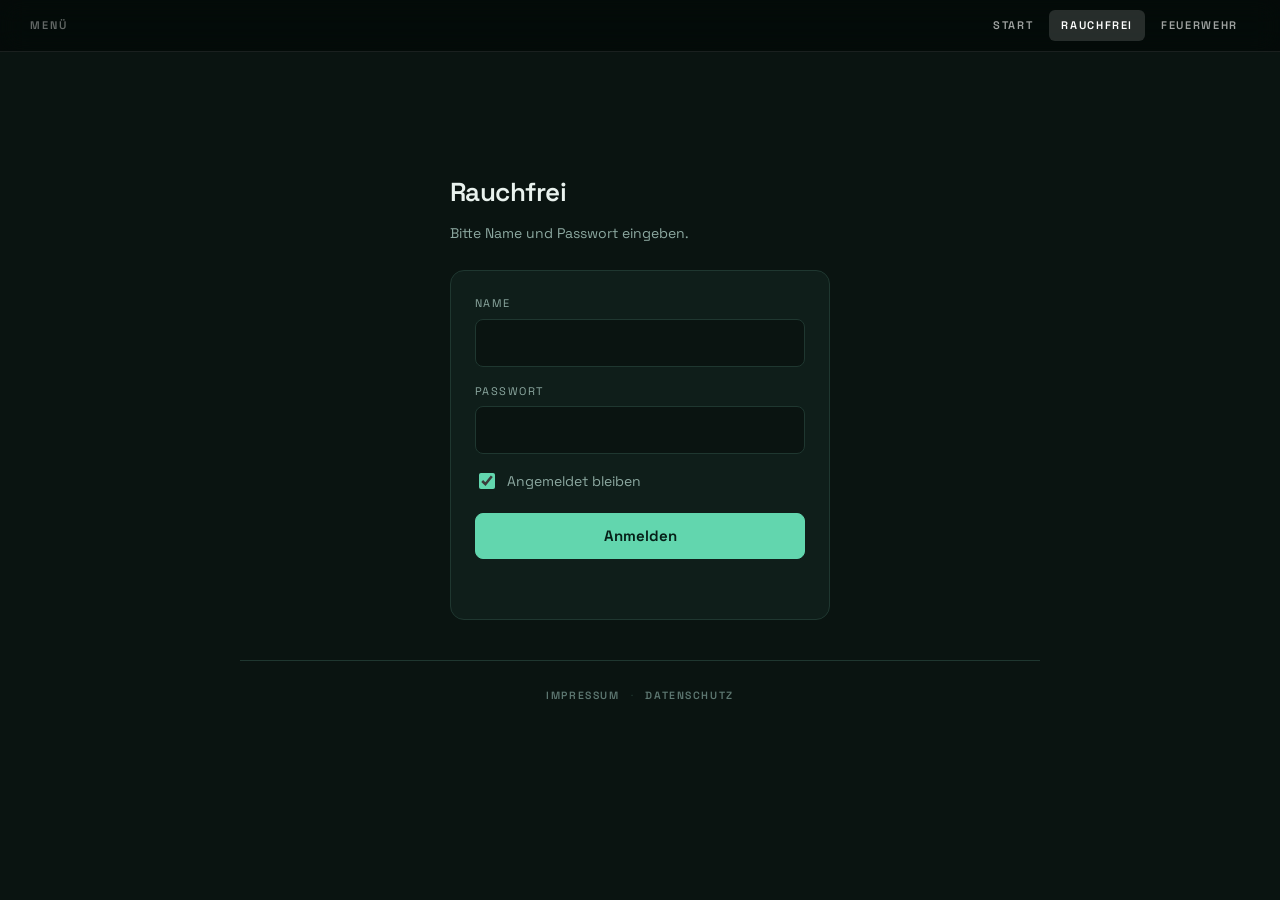
<file: rauchfrei.html>
<!DOCTYPE html>
<html lang="de">
<head>
<meta charset="UTF-8">
<meta name="viewport" content="width=device-width, initial-scale=1.0">
<meta name="robots" content="noindex, nofollow">

<title>Rauchfrei — scaRnet</title>

<link rel="icon" href="data:image/svg+xml,%3Csvg xmlns='http://www.w3.org/2000/svg' viewBox='0 0 32 32'%3E%3Crect width='32' height='32' fill='%230A1411'/%3E%3Ccircle cx='16' cy='16' r='7' fill='none' stroke='%2362D6AE' stroke-width='2.5'/%3E%3C/svg%3E">

<link rel="stylesheet" href="css/rauchfrei.css?v=26">
</head>

<body>

<nav class="nav">
  <span class="mark">Menü</span>
  <div class="tabs">
    <a href="/">Start</a>
    <a href="/rauchfrei.html" aria-current="page">Rauchfrei</a>
    <a href="/feuerwehr/">Feuerwehr</a>
  </div>
</nav>

<div class="wrap">

  <!-- ============ 1. Anmeldung ============ -->
  <section id="ansichtAnmeldung" class="anmelde-box">
    <div class="kopf">
      <h1>Rauchfrei</h1>
      <p>Bitte Name und Passwort eingeben.</p>
    </div>
    <form class="karte" id="anmeldeForm" autocomplete="on">
      <label class="feld">
        <span>Name</span>
        <input type="text" id="fName" autocomplete="username" autocapitalize="off"
               spellcheck="false" required>
      </label>
      <label class="feld">
        <span>Passwort</span>
        <input type="password" id="fPass" autocomplete="current-password" required>
      </label>
      <div class="zeile-check">
        <input type="checkbox" id="fMerken" checked>
        <label for="fMerken">Angemeldet bleiben</label>
      </div>
      <button type="submit" class="haupt" style="width:100%">Anmelden</button>
      <div class="fehler" id="anmeldeFehler" role="alert"></div>
    </form>
  </section>

  <!-- ============ 2. Ersteinrichtung ============ -->
  <section id="ansichtEinrichten" class="anmelde-box" hidden>
    <div class="kopf">
      <h1>Einmal kurz einrichten</h1>
      <p>Vier Angaben, dann läuft der Zähler.</p>
    </div>
    <form class="karte" id="einrichtenForm">
      <label class="feld">
        <span>Rauchfrei seit — Datum und Uhrzeit</span>
        <input type="datetime-local" id="fStart" required>
        <small class="feldhilfe">Voreingestellt ist genau jetzt. Wenn du heute
          Mittag aufgehört hast, stell die Uhrzeit darauf ein.</small>
      </label>
      <label class="feld">
        <span>Zigaretten pro Tag davor</span>
        <input type="number" id="fMenge" min="1" max="120" step="1" value="20" required>
      </label>
      <!-- Preis und Inhalt standen frueher nur in standard() und wurden nie
           gefragt — dabei rechnet die ganze Geldkarte damit. Wer eine andere
           Schachtel raucht, sah vom ersten Tag an eine falsche Summe und
           hatte keinen Anlass, sie fuer falsch zu halten. Nachtraeglich zu
           aendern waren sie immer, unter Einstellungen; man musste nur darauf
           kommen. Gleiche Grenzwerte wie dort, damit beide Wege dasselbe
           zulassen. -->
      <label class="feld">
        <span>Preis je Schachtel in Euro</span>
        <input type="number" id="fPreis" min="1" max="99" step="0.10" value="10" required>
      </label>
      <label class="feld">
        <span>Zigaretten je Schachtel</span>
        <input type="number" id="fProSchachtel" min="1" max="60" step="1" value="22" required>
        <small class="feldhilfe">Steht auf der Packung. Die Vorgaben passen zu
          einer Schachtel für 10 Euro mit 22 Stück.</small>
      </label>
      <button type="submit" class="haupt" style="width:100%">Zähler starten</button>
      <div class="fehler" id="einrichtenFehler" role="alert"></div>
      <div class="hinweis">
        Die Angaben bleiben in diesem Browser. Sie werden nicht übertragen und
        landen auf keinem Server — auch nicht auf meinem.
      </div>
    </form>
  </section>

  <!-- ============ 3. Der Bereich selbst ============ -->
  <section id="ansichtApp" hidden>

    <div class="karte zaehler">
      <div class="atem" aria-hidden="true"></div>

      <!-- Rauch, der abzieht. Nur am ersten Tag, und er wird mit jeder
           Stunde dünner. Die Schwaden steigen auf und verschwinden oben. -->
      <div class="rauch" id="rauch" aria-hidden="true">
        <i style="left:6%;  width:130px; height:130px; animation-duration:14s; animation-delay:0s;   --drift:26px"></i>
        <i style="left:24%; width:170px; height:170px; animation-duration:18s; animation-delay:-5s;  --drift:-20px"></i>
        <i style="left:44%; width:110px; height:110px; animation-duration:11s; animation-delay:-9s;  --drift:34px"></i>
        <i style="left:60%; width:160px; height:160px; animation-duration:20s; animation-delay:-3s;  --drift:-30px"></i>
        <i style="left:78%; width:140px; height:140px; animation-duration:16s; animation-delay:-12s; --drift:18px"></i>
        <i style="left:34%; width:200px; height:200px; animation-duration:24s; animation-delay:-7s;  --drift:10px"></i>
      </div>
      <!-- Nur die Ueberschrift und die Tageszahl. Stunden, Minuten und
           Sekunden standen hier auch, aber die Karte darunter zeigt sie
           ohnehin — im oberen Feld waren es dieselben Zahlen ein zweites
           Mal, und zusammen wurde es zu viel. Das Startdatum steht unter
           Einstellungen und Daten. -->
      <div class="zaehler-kopf">Rauchfrei seit</div>
      <div class="tage"><span id="zTage">0</span><small id="zTageWort"> Tagen</small></div>
    </div>

    <!-- Direkt hinter dem Zähler: erst wo du stehst, dann was als Nächstes kommt. -->
    <div class="karte naechstes">
      <div class="nx-kopf">Als Nächstes</div>
      <div class="nx-zeit">In <span id="cdZeit">–</span></div>
      <div class="nx-was">schaltest du <b id="cdTag">Tag 1</b> frei</div>
      <div class="nx-segmente" id="cdSegmente" aria-hidden="true"></div>
      <div class="nx-stunden"><span id="cdStunden">0</span> von 24 Stunden</div>
      <blockquote class="nx-belohnung" id="cdText"></blockquote>
    </div>

    <!-- Das Geld steht allein, damit die Antwort auf „Was kriege ich dafür“
         direkt darunter erscheint und nicht hinter den anderen Kacheln. -->
    <div class="karte geldkarte">
      <div class="k">Gespart</div>
      <div class="geld-zeile">
        <div class="v" id="kGeld">0 €</div>
        <!-- Die Münze füllt sich, bis der nächste Cent dazukommt. -->
        <div class="muenze" id="muenze" aria-hidden="true">
          <span class="mz-fuell"></span>
          <span class="mz-zeichen">€</span>
        </div>
      </div>
      <div class="n" id="kGeldNote"></div>
      <div class="mz-note" id="muenzeNote"></div>
      <button type="button" class="geld-knopf" id="bWofuer">Was kriege ich dafür?</button>
      <div class="wofuer" id="wofuer" hidden></div>
    </div>

    <div class="kacheln">
      <div class="kachel">
        <div class="k">Nicht geraucht</div>
        <div class="v" id="kZig">0</div>
        <div class="n" id="kZigNote"></div>
      </div>
      <div class="kachel zeit">
        <div class="k">Gewonnene Lebenszeit</div>
        <div class="v" id="kLeben">0</div>
        <div class="n">geschätzt, 11 Min. je Zigarette</div>
      </div>
    </div>

    <!-- Zwischenüberschrift. Seit alle Karten denselben Rahmen tragen, sehen
         sie auch alle gleich wichtig aus; einen Block über die Randfarbe
         herauszuheben geht nach dem fünften Block nicht mehr auf. Zwei
         kleine Zeilen sagen stattdessen, wo ein Abschnitt anfaengt. Sie
         verschwinden mit dem, was unter ihnen steht. -->
    <div class="gruppe-titel" id="titelGeschafft">Geschafft</div>

    <div class="karte block" id="blockStand">
      <h2>Standhaft <span class="h2-zahl" id="wellenZahl"></span></h2>
      <ul class="trophaeen wellen" id="wellen"></ul>
      <p class="tr-text" id="wellenText"></p>
    </div>

    <div class="karte block" id="blockFrei">
      <h2>Freigeschaltet <span class="h2-zahl" id="anzahlFrei"></span></h2>
      <ul class="meilen" id="tage"></ul>
      <button type="button" class="mehr-tage" id="bMehrTage" hidden></button>
    </div>

    <div class="gruppe-titel">Für zwischendurch</div>

    <figure class="karte spruch">
      <div class="art" id="sArt"></div>
      <blockquote id="sText"></blockquote>
    </figure>

    <figure class="karte spruch stattdessen" id="stattKarte">
      <div class="art">Mach doch lieber <span class="wo" id="stWo"></span></div>
      <blockquote id="stText"></blockquote>
      <button type="button" class="st-knopf" id="bStatt">Noch eine Idee</button>
    </figure>

    <details class="mehr">
      <summary>Einstellungen und Daten</summary>
      <div class="karte mehr-inhalt">

        <div class="abschnitt-titel">Angaben</div>
        <label class="feld">
          <span>Rauchfrei seit — Datum und Uhrzeit</span>
          <input type="datetime-local" id="eStart">
        </label>
        <label class="feld">
          <span>Zigaretten pro Tag davor</span>
          <input type="number" id="eMenge" min="1" max="120" step="1">
        </label>
        <label class="feld">
          <span>Preis je Schachtel in Euro</span>
          <input type="number" id="ePreis" min="1" max="99" step="0.10">
        </label>
        <label class="feld">
          <span>Zigaretten je Schachtel</span>
          <input type="number" id="eProSchachtel" min="1" max="60" step="1">
        </label>
        <div class="knopf-zeile">
          <button type="button" class="haupt" id="bSpeichern">Speichern</button>
          <span class="fehler" id="eFehler" style="margin:0;align-self:center"></span>
        </div>

        <div class="trenner"></div>

        <div class="abschnitt-titel">Rückfall</div>
        <p style="margin:0 0 12px;font-size:14px;color:var(--muted)">
          Passiert. Der Zähler beginnt neu, aber deine längste rauchfreie Zeit
          bleibt stehen — das Erreichte wird nicht gelöscht.
        </p>
        <div class="knopf-zeile">
          <button type="button" id="bRueckfall" class="gefahr">Rückfall eintragen, ab jetzt neu</button>
        </div>
        <div class="bestzeit" id="bestzeit"></div>

        <div class="trenner"></div>

        <div class="abschnitt-titel">Daten sichern</div>
        <p style="margin:0 0 12px;font-size:14px;color:var(--muted)">
          Alles liegt nur in diesem Browser. Für ein zweites Gerät hier
          exportieren und dort einlesen.
        </p>
        <div class="knopf-zeile">
          <button type="button" id="bExport">Exportieren</button>
          <button type="button" id="bImport">Einlesen</button>
          <input type="file" id="fImport" accept="application/json,.json" hidden>
        </div>

        <div class="trenner"></div>

        <div class="knopf-zeile">
          <button type="button" class="leise" id="bAbmelden">Abmelden</button>
        </div>

        <div class="trenner"></div>

        <!-- Fassung und Datum. Kommen aus basis.js, nicht aus dem Markup:
             haendisch gepflegt waere hier frueher oder spaeter eine andere
             Zahl gestanden als in den Adressen. -->
        <p class="fassung" id="fassungZeile"></p>
      </div>
    </details>

    <p class="fuss" id="speicherWarnung" hidden></p>

    <!-- Klein und gedämpft in der Ecke: erreichbar, ohne das Thema ständig
         ins Blickfeld zu schieben. Ein dauerhaft sichtbarer Rauch-Hinweis
         wäre selbst ein Auslöser. -->
    <button type="button" class="krisenknopf" id="bKrise"
            aria-label="Ich bin gerade schwach und würde gerne rauchen">
      Schwach?
    </button>
  </section>

  <!-- ============ Krisenfenster ============ -->
  <div class="krise" id="krise" hidden>
    <div class="krise-inhalt">

      <div class="kr-kopf">Warte kurz</div>
      <h2 class="kr-titel" id="krTitel">Drei Minuten. Mehr will ich nicht.</h2>

      <div class="kr-atem" id="krAtem">
        <div class="kr-kreis"><span id="krAtemWort">Einatmen</span></div>
        <div class="kr-uhr" id="krUhr">3:00</div>

        <button type="button" class="kr-ton" id="bTon" aria-pressed="false">
          <span class="ton-welle" aria-hidden="true"><i></i><i></i><i></i></span>
          <span id="tonWort">Ton aus</span>
        </button>
      </div>

      <div class="kr-stand" id="krStand"></div>

      <blockquote class="kr-fakt" id="krFakt"></blockquote>

      <div class="kr-statt" id="krStatt"></div>

      <div class="kr-knoepfe">
        <button type="button" class="haupt" id="bKriseWeg">Geht wieder</button>
        <button type="button" class="leise" id="bKriseNoch">Noch einen Grund</button>
      </div>

      <button type="button" class="kr-ehrlich" id="bKriseGeraucht">
        Ich habe trotzdem geraucht
      </button>
    </div>
  </div>

  <footer class="rechtsfuss">
    <a href="/impressum.html">Impressum</a>
    <span class="punkt" aria-hidden="true">·</span>
    <a href="/datenschutz.html">Datenschutz</a>
  </footer>

</div>

<!-- Tagesfenster. Liegt am Ende des Markups, damit es ueber allem liegt,
     ohne dass die Reihenfolge im Abschnitt danach etwas ausmacht. -->
<div class="tagfenster" id="tagfenster" hidden role="dialog" aria-modal="true" aria-labelledby="tfTag">
  <div class="tf-inhalt">
    <button type="button" class="tf-zu" id="tfZu" aria-label="Schliessen">×</button>
    <div class="tf-marke" id="tfMarke"></div>
    <div class="tf-tag" id="tfTag"></div>
    <div class="tf-titel" id="tfTitel"></div>
    <div class="tf-zahlen">
      <div class="zig"><div class="k">Nicht geraucht</div><div class="v" id="tfZig"></div></div>
      <div class="geld"><div class="k">Nicht ausgegeben</div><div class="v" id="tfGeld"></div></div>
    </div>
    <p class="tf-satz" id="tfSatz"></p>
  </div>
</div>

<!-- Ladefolge ist verbindlich: basis.js legt Zeit, $ und die Kennung fest,
     inhalte.js die Listen, rauchfrei.js rechnet damit. Wird die Folge
     getauscht, greift die Anwendung auf Listen zu, die es noch nicht gibt,
     und das ganze Skript steht still.

     Ohne Server pruefen: die Vorschau oeffnet lokale Dateien als data:-URL,
     und relative Pfade loesen dort nicht auf. Dieser Befehl setzt alles
     wieder zu einer Datei zusammen, ohne von Zeilennummern abzuhaengen:

       awk '/^<link rel="stylesheet"/ { print "<style>";
              while ((getline l < "css/rauchfrei.css") > 0) print l;
              print "</style>"; next }
            /^<script src="js\// { if (!d) { print "<script>";
              while ((getline l < "js/basis.js") > 0) print l;
              while ((getline l < "js/inhalte.js") > 0) print l;
              while ((getline l < "js/rauchfrei.js") > 0) print l;
              print "</script>"; d = 1 } next }
            { print }' rauchfrei.html > _pruef.html
-->
<script src="js/basis.js?v=26"></script>
<script src="js/inhalte.js?v=26"></script>
<script src="js/rauchfrei.js?v=26"></script>

<!-- Zwei Dinge koennen schiefgehen, und beide sehen fuer den Nutzer gleich aus:
     eine der Dateien laedt nicht, oder sie laedt in einer anderen Fassung als
     dieses HTML. Der zweite Fall ist am 18.08.2026 aufgetreten und war der
     unangenehmere, weil die Seite halb funktionierte: der Erfolgsbereich blieb
     leer und im Countdown stand ein Bindestrich.

     Die Pruefung liegt selbst in einem try, weil typeof auf eine Konstante in
     der zeitlichen Totzone eine Ausnahme wirft — die Meldung wuerde sonst mit
     genau dem Fehler untergehen, den sie melden soll. -->
<script>
(function(){
  var ERWARTET = 26, grund = "";
  try {
    if (typeof kennung !== "function" || typeof SPRUECHE === "undefined"
        || typeof zeichnen !== "function")
      grund = "teil";
    else if (typeof FASSUNG === "undefined" || FASSUNG !== ERWARTET)
      grund = "fassung";
  } catch (e) { grund = "teil"; }
  if (!grund) return;

  var titel = grund === "fassung"
    ? "Es liegt noch eine alte Fassung im Zwischenspeicher."
    : "Die Seite ist nicht vollständig geladen.";
  var satz = grund === "fassung"
    ? "Ein Neuladen unter Umgehung des Zwischenspeichers räumt das auf."
    : "Einer der Skriptteile fehlt. Einmal neu laden hilft meistens; wenn nicht, liegt es an der Verbindung und nicht an dir.";

  document.body.innerHTML =
    '<div style="max-width:34rem;margin:20vh auto;padding:0 1.5rem;' +
    'font:400 1rem/1.6 ui-sans-serif,system-ui,sans-serif;color:#E9F2EE">' +
    '<p style="font-size:1.3rem;font-weight:600;margin:0 0 .6rem">' + titel + '</p>' +
    '<p style="color:#8CA8A0;margin:0 0 1.4rem">' + satz + '</p>' +
    '<button id="frischLaden" style="font:inherit;cursor:pointer;padding:.7rem 1.2rem;' +
    'border-radius:.5rem;border:1px solid #62D6AE;background:#62D6AE;color:#062018;' +
    'font-weight:650">Neu laden</button></div>';

  document.getElementById("frischLaden").onclick = function(){
    // Ein einfaches reload() holt womoeglich wieder aus dem Zwischenspeicher.
    // Eine Adresse, die es dort noch nicht gibt, kann das nicht.
    location.replace(location.pathname + "?frisch=" + Date.now());
  };
})();
</script>
</body>
</html>
</file>
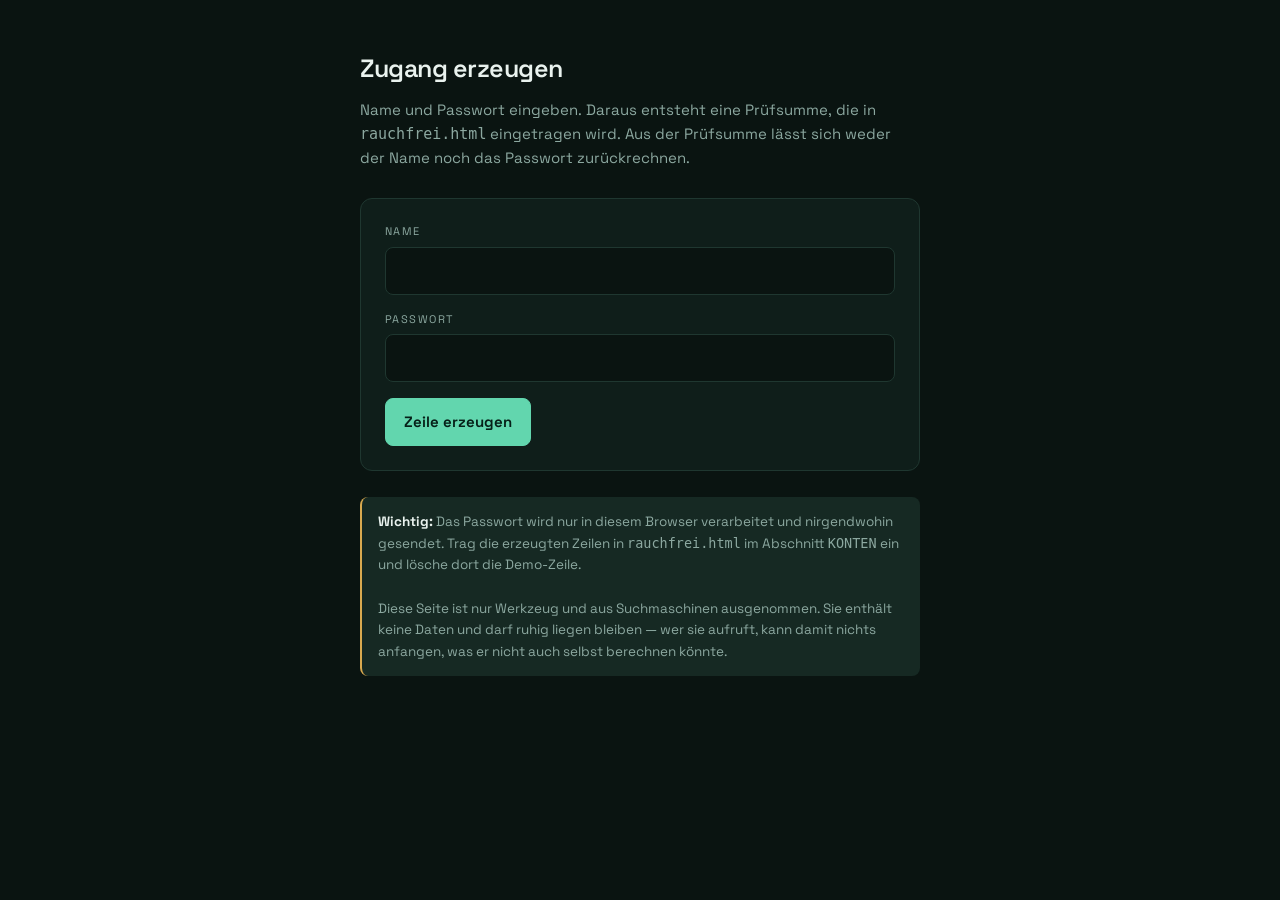
<file: setup.html>
<!DOCTYPE html>
<html lang="de">
<head>
<meta charset="UTF-8">
<meta name="viewport" content="width=device-width, initial-scale=1.0">
<meta name="robots" content="noindex, nofollow">

<title>Zugang erzeugen — scaRnet</title>

<link rel="icon" href="data:image/svg+xml,%3Csvg xmlns='http://www.w3.org/2000/svg' viewBox='0 0 32 32'%3E%3Crect width='32' height='32' fill='%230A1411'/%3E%3Ccircle cx='16' cy='16' r='7' fill='none' stroke='%2362D6AE' stroke-width='2.5'/%3E%3C/svg%3E">

<style>
  /* ---------- Schriften ----------
     Selbst gehostet, seit dem 20.08.2026. Keine Google Fonts: die Einbindung
     von fonts.googleapis.com überträgt die IP des Besuchers an einen Dritten
     und ist abmahnungsrelevant (LG München I, 2022). Von hier ausgeliefert
     stellt sich die Frage nicht.

     Alle drei Schriften liegen im Repo, benutzt wird eine. Das kostet den
     Besucher nichts — einen @font-face-Block, auf den keine Regel zeigt, lädt
     kein Browser. Umschalten heißt deshalb nur: --sans ändern. In index.html
     muss der Preload mitgezogen werden, sonst wird die falsche vorgeladen.

     Variabler Schnitt, lateinische Teilmenge. Die deckt äöü und ß ab;
     latin-ext wäre für Deutsch unnötiger Ballast. Bezogen über Fontsource,
     SIL Open Font License — die Lizenztexte liegen bei den Dateien. */
  @font-face{
    font-family:"Space Grotesk"; font-style:normal; font-weight:300 700;
    font-display:swap;
    src:url("schriften/space-grotesk.woff2") format("woff2-variations");
  }
  @font-face{
    font-family:"Inter"; font-style:normal; font-weight:100 900;
    font-display:swap;
    src:url("schriften/inter.woff2") format("woff2-variations");
  }
  @font-face{
    font-family:"Manrope"; font-style:normal; font-weight:200 800;
    font-display:swap;
    src:url("schriften/manrope.woff2") format("woff2-variations");
  }

  :root{
    --ground:#0A1411; --surface:#0F1E1A; --surface-2:#162923; --line:#1F3730;
    --text:#E9F2EE; --muted:#8CA8A0; --faint:#5D7771;
    --air:#62D6AE; --brass:#D9A94F;
    --sans: "Space Grotesk", ui-sans-serif, system-ui, "Segoe UI", Roboto, Helvetica, Arial, sans-serif;
    --mono: ui-monospace, "Cascadia Mono", Consolas, "SF Mono", Menlo, monospace;
  }
  *{ box-sizing:border-box; }
  body{
    margin:0; background:var(--ground); color:var(--text);
    font-family:var(--sans); font-size:15px; line-height:1.6;
    -webkit-font-smoothing:antialiased;
  }
  .wrap{ max-width:600px; margin:0 auto; padding:48px 20px 70px; }
  h1{ font-size:25px; font-weight:600; letter-spacing:-.02em; margin:0 0 10px; }
  .lede{ margin:0 0 28px; color:var(--muted); }
  .karte{ background:var(--surface); border:1px solid var(--line); border-radius:12px; padding:24px; }
  label.feld{ display:block; margin-bottom:16px; }
  label.feld span{
    display:block; margin-bottom:6px; font-size:11px;
    letter-spacing:.13em; text-transform:uppercase; color:var(--muted);
  }
  input{
    width:100%; font:inherit; padding:11px 13px; border-radius:8px;
    border:1px solid var(--line); background:var(--ground); color:var(--text);
  }
  input:focus{ outline:none; border-color:var(--air); }
  button{
    font:inherit; cursor:pointer; border-radius:8px; padding:11px 18px;
    border:1px solid var(--air); background:var(--air); color:#062018; font-weight:650;
  }
  button:hover{ filter:brightness(1.08); }
  button:focus-visible, input:focus-visible{ outline:2px solid var(--air); outline-offset:2px; }
  .neben{ background:var(--surface-2); border-color:var(--line); color:var(--text); font-weight:400; }

  .ergebnis{ margin-top:24px; }
  .ergebnis[hidden]{ display:none; }
  .abschnitt{
    font-size:11px; letter-spacing:.14em; text-transform:uppercase;
    color:var(--faint); margin-bottom:9px;
  }
  pre{
    margin:0 0 12px; padding:14px; overflow-x:auto;
    background:var(--ground); border:1px solid var(--line); border-radius:8px;
    font-family:var(--mono); font-size:12.5px; line-height:1.6; color:var(--air);
    white-space:pre; -webkit-user-select:all; user-select:all;
  }
  .warnung{
    margin-top:26px; padding:14px 16px; border-radius:8px;
    background:var(--surface-2); border-left:2px solid var(--brass);
    font-size:13.5px; color:var(--muted);
  }
  .warnung b{ color:var(--text); }
  a{ color:var(--air); }
</style>
</head>

<body>
<div class="wrap">

  <h1>Zugang erzeugen</h1>
  <p class="lede">
    Name und Passwort eingeben. Daraus entsteht eine Prüfsumme, die in
    <code>rauchfrei.html</code> eingetragen wird. Aus der Prüfsumme lässt sich
    weder der Name noch das Passwort zurückrechnen.
  </p>

  <form class="karte" id="form">
    <label class="feld">
      <span>Name</span>
      <input type="text" id="name" autocomplete="off" autocapitalize="off" spellcheck="false" required>
    </label>
    <label class="feld">
      <span>Passwort</span>
      <input type="text" id="pass" autocomplete="off" spellcheck="false" required>
    </label>
    <button type="submit">Zeile erzeugen</button>
  </form>

  <div class="ergebnis" id="ergebnis" hidden>
    <div class="abschnitt">Diese Zeile in rauchfrei.html einfügen</div>
    <pre id="zeile"></pre>
    <button type="button" class="neben" id="kopieren">Kopieren</button>
    <span id="kopiert" style="margin-left:10px;color:var(--air);font-size:13px"></span>
  </div>

  <div class="warnung">
    <b>Wichtig:</b> Das Passwort wird nur in diesem Browser verarbeitet und
    nirgendwohin gesendet. Trag die erzeugten Zeilen in
    <code>rauchfrei.html</code> im Abschnitt <code>KONTEN</code> ein und lösche
    dort die Demo-Zeile.
    <br><br>
    Diese Seite ist nur Werkzeug und aus Suchmaschinen ausgenommen. Sie enthält
    keine Daten und darf ruhig liegen bleiben — wer sie aufruft, kann damit
    nichts anfangen, was er nicht auch selbst berechnen könnte.
  </div>

</div>

<!-- Salz, SHA-256 und kennung() kommen aus derselben Datei, die auch
     rauchfrei.html benutzt. Vorher stand dieser Block hier ein zweites Mal,
     wortgleich. Das war kein Fehler, aber eine Falle: haette jemand das Salz
     nur auf einer Seite geaendert, haette dieses Werkzeug Pruefsummen
     erzeugt, mit denen sich niemand mehr anmelden kann — und der Fehler
     haette wie ein vergessenes Passwort ausgesehen. -->
<script src="js/basis.js?v=26"></script>
<script>
"use strict";

if (typeof kennung !== "function"){
  document.body.innerHTML =
    '<div style="max-width:34rem;margin:22vh auto;padding:0 1.5rem;' +
    'font:400 1rem/1.6 ui-sans-serif,system-ui,sans-serif;color:#E9F2EE">' +
    'js/basis.js liess sich nicht laden. Ohne die Datei kann hier nichts ' +
    'berechnet werden.</div>';
} else {

$("form").addEventListener("submit", e => {
  e.preventDefault();
  const name = $("name").value.trim();
  const pass = $("pass").value;
  if (!name || !pass) return;
  $("zeile").textContent = '  { hash:"' + kennung(name, pass) + '" },   // ' + name;
  $("ergebnis").hidden = false;
  $("kopiert").textContent = "";
});

$("kopieren").onclick = async () => {
  try {
    await navigator.clipboard.writeText($("zeile").textContent);
    $("kopiert").textContent = "kopiert";
  } catch (err) {
    $("kopiert").textContent = "Kopieren blockiert — bitte markieren";
  }
};

}
</script>
</body>
</html>
</file>
<file: feuerwehr/assets/index.C6dmrcf_.css>
@font-face{font-family:Archivo Variable;font-style:normal;font-display:swap;font-weight:100 900;font-stretch:62% 125%;src:url(/feuerwehr/assets/archivo-vietnamese-wdth-normal.rJmnGBSt.woff2)format("woff2-variations");unicode-range:U+102-103,U+110-111,U+128-129,U+168-169,U+1A0-1A1,U+1AF-1B0,U+300-301,U+303-304,U+308-309,U+323,U+329,U+1EA0-1EF9,U+20AB}@font-face{font-family:Archivo Variable;font-style:normal;font-display:swap;font-weight:100 900;font-stretch:62% 125%;src:url(/feuerwehr/assets/archivo-latin-ext-wdth-normal.7khWdh9v.woff2)format("woff2-variations");unicode-range:U+100-2BA,U+2BD-2C5,U+2C7-2CC,U+2CE-2D7,U+2DD-2FF,U+304,U+308,U+329,U+1D00-1DBF,U+1E00-1E9F,U+1EF2-1EFF,U+2020,U+20A0-20AB,U+20AD-20C0,U+2113,U+2C60-2C7F,U+A720-A7FF}@font-face{font-family:Archivo Variable;font-style:normal;font-display:swap;font-weight:100 900;font-stretch:62% 125%;src:url(/feuerwehr/assets/archivo-latin-wdth-normal.DY7AcnAa.woff2)format("woff2-variations");unicode-range:U+??,U+131,U+152-153,U+2BB-2BC,U+2C6,U+2DA,U+2DC,U+304,U+308,U+329,U+2000-206F,U+20AC,U+2122,U+2191,U+2193,U+2212,U+2215,U+FEFF,U+FFFD}@font-face{font-family:Big Shoulders Display;font-style:normal;font-display:swap;font-weight:800;src:url(/feuerwehr/assets/big-shoulders-display-vietnamese-800-normal.TfqTMNKp.woff2)format("woff2"),url(/feuerwehr/assets/big-shoulders-display-vietnamese-800-normal.zHzF0To4.woff)format("woff");unicode-range:U+102-103,U+110-111,U+128-129,U+168-169,U+1A0-1A1,U+1AF-1B0,U+300-301,U+303-304,U+308-309,U+323,U+329,U+1EA0-1EF9,U+20AB}@font-face{font-family:Big Shoulders Display;font-style:normal;font-display:swap;font-weight:800;src:url(/feuerwehr/assets/big-shoulders-display-latin-ext-800-normal.fpv_pHPA.woff2)format("woff2"),url(/feuerwehr/assets/big-shoulders-display-latin-ext-800-normal.BQnXNQRw.woff)format("woff");unicode-range:U+100-2BA,U+2BD-2C5,U+2C7-2CC,U+2CE-2D7,U+2DD-2FF,U+304,U+308,U+329,U+1D00-1DBF,U+1E00-1E9F,U+1EF2-1EFF,U+2020,U+20A0-20AB,U+20AD-20C0,U+2113,U+2C60-2C7F,U+A720-A7FF}@font-face{font-family:Big Shoulders Display;font-style:normal;font-display:swap;font-weight:800;src:url(/feuerwehr/assets/big-shoulders-display-latin-800-normal.DDUD9Xuh.woff2)format("woff2"),url(/feuerwehr/assets/big-shoulders-display-latin-800-normal.CI0lhnTM.woff)format("woff");unicode-range:U+??,U+131,U+152-153,U+2BB-2BC,U+2C6,U+2DA,U+2DC,U+304,U+308,U+329,U+2000-206F,U+20AC,U+2122,U+2191,U+2193,U+2212,U+2215,U+FEFF,U+FFFD}@font-face{font-family:Big Shoulders Display;font-style:normal;font-display:swap;font-weight:900;src:url(/feuerwehr/assets/big-shoulders-display-vietnamese-900-normal.B_uE6zXf.woff2)format("woff2"),url(/feuerwehr/assets/big-shoulders-display-vietnamese-900-normal.BKSkdzuv.woff)format("woff");unicode-range:U+102-103,U+110-111,U+128-129,U+168-169,U+1A0-1A1,U+1AF-1B0,U+300-301,U+303-304,U+308-309,U+323,U+329,U+1EA0-1EF9,U+20AB}@font-face{font-family:Big Shoulders Display;font-style:normal;font-display:swap;font-weight:900;src:url(/feuerwehr/assets/big-shoulders-display-latin-ext-900-normal.HMld4L9H.woff2)format("woff2"),url(/feuerwehr/assets/big-shoulders-display-latin-ext-900-normal.DkuviPcI.woff)format("woff");unicode-range:U+100-2BA,U+2BD-2C5,U+2C7-2CC,U+2CE-2D7,U+2DD-2FF,U+304,U+308,U+329,U+1D00-1DBF,U+1E00-1E9F,U+1EF2-1EFF,U+2020,U+20A0-20AB,U+20AD-20C0,U+2113,U+2C60-2C7F,U+A720-A7FF}@font-face{font-family:Big Shoulders Display;font-style:normal;font-display:swap;font-weight:900;src:url(/feuerwehr/assets/big-shoulders-display-latin-900-normal.CW8trzgu.woff2)format("woff2"),url(/feuerwehr/assets/big-shoulders-display-latin-900-normal.DMT-1gsg.woff)format("woff");unicode-range:U+??,U+131,U+152-153,U+2BB-2BC,U+2C6,U+2DA,U+2DC,U+304,U+308,U+329,U+2000-206F,U+20AC,U+2122,U+2191,U+2193,U+2212,U+2215,U+FEFF,U+FFFD}@layer properties{@supports (((-webkit-hyphens:none)) and (not (margin-trim:block))) or ((-moz-orient:inline) and (not (color:rgb(from red r g b)))){*,:before,:after,::backdrop{--tw-scale-x:1;--tw-scale-y:1;--tw-scale-z:1;--tw-rotate-x:initial;--tw-rotate-y:initial;--tw-rotate-z:initial;--tw-skew-x:initial;--tw-skew-y:initial;--tw-pan-x:initial;--tw-pan-y:initial;--tw-pinch-zoom:initial;--tw-space-y-reverse:0;--tw-border-style:solid;--tw-gradient-position:initial;--tw-gradient-from:#0000;--tw-gradient-via:#0000;--tw-gradient-to:#0000;--tw-gradient-stops:initial;--tw-gradient-via-stops:initial;--tw-gradient-from-position:0%;--tw-gradient-via-position:50%;--tw-gradient-to-position:100%;--tw-leading:initial;--tw-font-weight:initial;--tw-tracking:initial;--tw-ordinal:initial;--tw-slashed-zero:initial;--tw-numeric-figure:initial;--tw-numeric-spacing:initial;--tw-numeric-fraction:initial;--tw-shadow:0 0 #0000;--tw-shadow-color:initial;--tw-shadow-alpha:100%;--tw-inset-shadow:0 0 #0000;--tw-inset-shadow-color:initial;--tw-inset-shadow-alpha:100%;--tw-ring-color:initial;--tw-ring-shadow:0 0 #0000;--tw-inset-ring-color:initial;--tw-inset-ring-shadow:0 0 #0000;--tw-ring-inset:initial;--tw-ring-offset-width:0px;--tw-ring-offset-color:#fff;--tw-ring-offset-shadow:0 0 #0000;--tw-outline-style:solid;--tw-backdrop-blur:initial;--tw-backdrop-brightness:initial;--tw-backdrop-contrast:initial;--tw-backdrop-grayscale:initial;--tw-backdrop-hue-rotate:initial;--tw-backdrop-invert:initial;--tw-backdrop-opacity:initial;--tw-backdrop-saturate:initial;--tw-backdrop-sepia:initial;--tw-duration:initial}}}@layer theme{:root,:host{--font-sans:"Archivo Variable", system-ui, sans-serif;--font-mono:ui-monospace, SFMono-Regular, Menlo, Monaco, Consolas, "Liberation Mono", "Courier New", monospace;--color-white:#fff;--spacing:.25rem;--container-md:28rem;--container-lg:32rem;--container-2xl:42rem;--container-3xl:48rem;--container-5xl:64rem;--container-7xl:80rem;--text-sm:.875rem;--text-sm--line-height:calc(1.25 / .875);--text-lg:1.125rem;--text-lg--line-height:calc(1.75 / 1.125);--text-xl:1.25rem;--text-xl--line-height:calc(1.75 / 1.25);--text-2xl:1.5rem;--text-2xl--line-height:calc(2 / 1.5);--text-3xl:1.875rem;--text-3xl--line-height:calc(2.25 / 1.875);--text-4xl:2.25rem;--text-4xl--line-height:calc(2.5 / 2.25);--text-5xl:3rem;--text-5xl--line-height:1;--text-6xl:3.75rem;--text-6xl--line-height:1;--text-7xl:4.5rem;--text-7xl--line-height:1;--font-weight-semibold:600;--font-weight-bold:700;--font-weight-extrabold:800;--font-weight-black:900;--tracking-tight:-.025em;--tracking-wide:.025em;--leading-snug:1.375;--radius-md:.375rem;--radius-xl:.75rem;--radius-2xl:1rem;--radius-3xl:1.5rem;--blur-sm:8px;--default-transition-duration:.15s;--default-transition-timing-function:cubic-bezier(.4, 0, .2, 1);--default-font-family:var(--font-sans);--default-mono-font-family:var(--font-mono);--color-nacht:oklch(16% .012 40);--color-asche:oklch(22% .014 40);--color-rauch:oklch(72% .012 60);--color-kreide:oklch(96% .008 80);--color-feuerrot:oklch(56% .21 28);--color-glut:oklch(72% .19 50);--color-flamme:oklch(86% .16 85);--color-leucht:oklch(90% .2 125);--font-display:"Big Shoulders Display", "Arial Narrow", sans-serif}}@layer base{*,:after,:before,::backdrop{box-sizing:border-box;border:0 solid;margin:0;padding:0}::file-selector-button{box-sizing:border-box;border:0 solid;margin:0;padding:0}html,:host{-webkit-text-size-adjust:100%;tab-size:4;line-height:1.5;font-family:var(--default-font-family,-apple-system, BlinkMacSystemFont, "Segoe UI", Roboto, "Helvetica Neue", "Noto Sans", Arial, sans-serif, "Apple Color Emoji", "Segoe UI Emoji", "Segoe UI Symbol", "Noto Color Emoji");font-feature-settings:var(--default-font-feature-settings,normal);font-variation-settings:var(--default-font-variation-settings,normal);-webkit-tap-highlight-color:transparent}hr{height:0;color:inherit;border-top-width:1px}abbr:where([title]){text-decoration:underline dotted}h1,h2,h3,h4,h5,h6{font-size:inherit;font-weight:inherit}a{color:inherit;-webkit-text-decoration:inherit;-webkit-text-decoration:inherit;-webkit-text-decoration:inherit;text-decoration:inherit}b,strong{font-weight:bolder}code,kbd,samp,pre{font-family:var(--default-mono-font-family,ui-monospace, SFMono-Regular, Menlo, Monaco, Consolas, "Liberation Mono", "Courier New", monospace);font-feature-settings:var(--default-mono-font-feature-settings,normal);font-variation-settings:var(--default-mono-font-variation-settings,normal);font-size:1em}small{font-size:80%}sub,sup{vertical-align:baseline;font-size:75%;line-height:0;position:relative}sub{bottom:-.25em}sup{top:-.5em}table{text-indent:0;border-color:inherit;border-collapse:collapse}:-moz-focusring:where(:not(iframe)){outline:auto}progress{vertical-align:baseline}summary{display:list-item}ol,ul,menu{list-style:none}img,svg,video,canvas,audio,iframe,embed,object{vertical-align:middle;display:block}img,video{max-width:100%;height:auto}button,input,select,optgroup,textarea{font:inherit;font-feature-settings:inherit;font-variation-settings:inherit;letter-spacing:inherit;color:inherit;opacity:1;background-color:#0000;border-radius:0}::file-selector-button{font:inherit;font-feature-settings:inherit;font-variation-settings:inherit;letter-spacing:inherit;color:inherit;opacity:1;background-color:#0000;border-radius:0}:where(select:is([multiple],[size])) optgroup{font-weight:bolder}:where(select:is([multiple],[size])) optgroup option{padding-inline-start:20px}::file-selector-button{margin-inline-end:4px}::placeholder{opacity:1}@supports (not ((-webkit-appearance:-apple-pay-button))) or (contain-intrinsic-size:1px){::placeholder{color:currentColor}@supports (color:color-mix(in lab, red, red)){::placeholder{color:color-mix(in oklab, currentcolor 50%, transparent)}}}textarea{resize:vertical}::-webkit-search-decoration{-webkit-appearance:none}::-webkit-date-and-time-value{min-height:1lh;text-align:inherit}::-webkit-datetime-edit{display:inline-flex}::-webkit-datetime-edit-fields-wrapper{padding:0}::-webkit-datetime-edit{padding-block:0}::-webkit-datetime-edit-year-field{padding-block:0}::-webkit-datetime-edit-month-field{padding-block:0}::-webkit-datetime-edit-day-field{padding-block:0}::-webkit-datetime-edit-hour-field{padding-block:0}::-webkit-datetime-edit-minute-field{padding-block:0}::-webkit-datetime-edit-second-field{padding-block:0}::-webkit-datetime-edit-millisecond-field{padding-block:0}::-webkit-datetime-edit-meridiem-field{padding-block:0}::-webkit-calendar-picker-indicator{line-height:1}:-moz-ui-invalid{box-shadow:none}button,input:where([type=button],[type=reset],[type=submit]){appearance:button}::file-selector-button{appearance:button}::-webkit-inner-spin-button{height:auto}::-webkit-outer-spin-button{height:auto}[hidden]:where(:not([hidden=until-found])){display:none!important}html{background:var(--color-nacht);color:var(--color-kreide);font-family:var(--font-sans);-webkit-font-smoothing:antialiased}::selection{background:var(--color-feuerrot);color:#fff}:focus-visible{outline:3px solid var(--color-leucht);outline-offset:3px;border-radius:4px}}@layer components{.warnstreifen{background:repeating-linear-gradient(-45deg, var(--color-feuerrot) 0 18px, var(--color-kreide) 18px 36px)}.reflex{background:linear-gradient(90deg, var(--color-leucht), oklch(95% .12 110), var(--color-leucht))}.eyebrow{font-family:var(--font-sans);letter-spacing:.18em;text-transform:uppercase;font-size:.78rem;font-weight:700;font-stretch:112%}}@layer utilities{.pointer-events-auto{pointer-events:auto}.pointer-events-none{pointer-events:none}.visible{visibility:visible}.sr-only{clip-path:inset(50%);white-space:nowrap;border-width:0;width:1px;height:1px;margin:-1px;padding:0;position:absolute;overflow:hidden}.absolute{position:absolute}.relative{position:relative}.static{position:static}.inset-0{inset:0}.inset-x-0{inset-inline:0}.top-0{top:0}.bottom-0{bottom:0}.isolate{isolation:isolate}.-z-10{z-index:calc(10 * -1)}.-z-20{z-index:calc(20 * -1)}.z-10{z-index:10}.mx-auto{margin-inline:auto}.mt-2{margin-top:calc(var(--spacing) * 2)}.mt-2\.5{margin-top:calc(var(--spacing) * 2.5)}.mt-3{margin-top:calc(var(--spacing) * 3)}.mt-4{margin-top:calc(var(--spacing) * 4)}.mt-6{margin-top:calc(var(--spacing) * 6)}.mt-8{margin-top:calc(var(--spacing) * 8)}.mt-10{margin-top:calc(var(--spacing) * 10)}.mt-14{margin-top:calc(var(--spacing) * 14)}.contents{display:contents}.flex{display:flex}.grid{display:grid}.hidden{display:none}.table{display:table}.h-1\.5{height:calc(var(--spacing) * 1.5)}.h-2{height:calc(var(--spacing) * 2)}.h-2\.5{height:calc(var(--spacing) * 2.5)}.h-3{height:calc(var(--spacing) * 3)}.h-4{height:calc(var(--spacing) * 4)}.h-5{height:calc(var(--spacing) * 5)}.h-\[100svh\]{height:100svh}.h-full{height:100%}.min-h-\[640px\]{min-height:640px}.min-h-dvh{min-height:100dvh}.w-2{width:calc(var(--spacing) * 2)}.w-4\/5{width:80%}.w-full{width:100%}.max-w-2xl{max-width:var(--container-2xl)}.max-w-3xl{max-width:var(--container-3xl)}.max-w-5xl{max-width:var(--container-5xl)}.max-w-7xl{max-width:var(--container-7xl)}.max-w-lg{max-width:var(--container-lg)}.max-w-md{max-width:var(--container-md)}.min-w-\[220px\]{min-width:220px}.shrink-0{flex-shrink:0}.origin-left{transform-origin:0}.scale-x-0{--tw-scale-x:0%;scale:var(--tw-scale-x) var(--tw-scale-y)}.transform{transform:var(--tw-rotate-x, ) var(--tw-rotate-y, ) var(--tw-rotate-z, ) var(--tw-skew-x, ) var(--tw-skew-y, )}.touch-pan-y{--tw-pan-y:pan-y;touch-action:var(--tw-pan-x, ) var(--tw-pan-y, ) var(--tw-pinch-zoom, )}.flex-wrap{flex-wrap:wrap}.items-baseline{align-items:baseline}.items-center{align-items:center}.items-end{align-items:flex-end}.justify-between{justify-content:space-between}.justify-center{justify-content:center}.gap-1{gap:var(--spacing)}.gap-3{gap:calc(var(--spacing) * 3)}.gap-4{gap:calc(var(--spacing) * 4)}.gap-5{gap:calc(var(--spacing) * 5)}.gap-6{gap:calc(var(--spacing) * 6)}.gap-10{gap:calc(var(--spacing) * 10)}.gap-14{gap:calc(var(--spacing) * 14)}:where(.space-y-3>:not(:last-child)){--tw-space-y-reverse:0;margin-block-start:calc(calc(var(--spacing) * 3) * var(--tw-space-y-reverse));margin-block-end:calc(calc(var(--spacing) * 3) * calc(1 - var(--tw-space-y-reverse)))}:where(.space-y-4>:not(:last-child)){--tw-space-y-reverse:0;margin-block-start:calc(calc(var(--spacing) * 4) * var(--tw-space-y-reverse));margin-block-end:calc(calc(var(--spacing) * 4) * calc(1 - var(--tw-space-y-reverse)))}:where(.space-y-5>:not(:last-child)){--tw-space-y-reverse:0;margin-block-start:calc(calc(var(--spacing) * 5) * var(--tw-space-y-reverse));margin-block-end:calc(calc(var(--spacing) * 5) * calc(1 - var(--tw-space-y-reverse)))}.overflow-clip{overflow:clip}.overflow-hidden{overflow:hidden}.rounded-2xl{border-radius:var(--radius-2xl)}.rounded-3xl{border-radius:var(--radius-3xl)}.rounded-full{border-radius:2147483647px}.rounded-md{border-radius:var(--radius-md)}.rounded-xl{border-radius:var(--radius-xl)}.border{border-style:var(--tw-border-style);border-width:1px}.border-2{border-style:var(--tw-border-style);border-width:2px}.border-t{border-top-style:var(--tw-border-style);border-top-width:1px}.border-dashed{--tw-border-style:dashed;border-style:dashed}.border-feuerrot{border-color:var(--color-feuerrot)}.border-glut{border-color:var(--color-glut)}.border-glut\/60{border-color:#fe780299}@supports (color:color-mix(in lab, red, red)){.border-glut\/60{border-color:color-mix(in oklab, var(--color-glut) 60%, transparent)}}.border-kreide\/10{border-color:#f5f1ec1a}@supports (color:color-mix(in lab, red, red)){.border-kreide\/10{border-color:color-mix(in oklab, var(--color-kreide) 10%, transparent)}}.border-kreide\/25{border-color:#f5f1ec40}@supports (color:color-mix(in lab, red, red)){.border-kreide\/25{border-color:color-mix(in oklab, var(--color-kreide) 25%, transparent)}}.border-kreide\/30{border-color:#f5f1ec4d}@supports (color:color-mix(in lab, red, red)){.border-kreide\/30{border-color:color-mix(in oklab, var(--color-kreide) 30%, transparent)}}.bg-asche{background-color:var(--color-asche)}.bg-feuerrot{background-color:var(--color-feuerrot)}.bg-kreide{background-color:var(--color-kreide)}.bg-kreide\/15{background-color:#f5f1ec26}@supports (color:color-mix(in lab, red, red)){.bg-kreide\/15{background-color:color-mix(in oklab, var(--color-kreide) 15%, transparent)}}.bg-leucht{background-color:var(--color-leucht)}.bg-nacht{background-color:var(--color-nacht)}.bg-nacht\/70{background-color:#120c09b3}@supports (color:color-mix(in lab, red, red)){.bg-nacht\/70{background-color:color-mix(in oklab, var(--color-nacht) 70%, transparent)}}.bg-white\/15{background-color:#ffffff26}@supports (color:color-mix(in lab, red, red)){.bg-white\/15{background-color:color-mix(in oklab, var(--color-white) 15%, transparent)}}.bg-gradient-to-b{--tw-gradient-position:to bottom in oklab;background-image:linear-gradient(var(--tw-gradient-stops))}.bg-gradient-to-r{--tw-gradient-position:to right in oklab;background-image:linear-gradient(var(--tw-gradient-stops))}.from-\[\#120d0b\]{--tw-gradient-from:#120d0b;--tw-gradient-stops:var(--tw-gradient-via-stops,var(--tw-gradient-position), var(--tw-gradient-from) var(--tw-gradient-from-position), var(--tw-gradient-to) var(--tw-gradient-to-position))}.from-flamme{--tw-gradient-from:var(--color-flamme);--tw-gradient-stops:var(--tw-gradient-via-stops,var(--tw-gradient-position), var(--tw-gradient-from) var(--tw-gradient-from-position), var(--tw-gradient-to) var(--tw-gradient-to-position))}.via-glut{--tw-gradient-via:var(--color-glut);--tw-gradient-via-stops:var(--tw-gradient-position), var(--tw-gradient-from) var(--tw-gradient-from-position), var(--tw-gradient-via) var(--tw-gradient-via-position), var(--tw-gradient-to) var(--tw-gradient-to-position);--tw-gradient-stops:var(--tw-gradient-via-stops)}.to-\[\#1d1310\]{--tw-gradient-to:#1d1310;--tw-gradient-stops:var(--tw-gradient-via-stops,var(--tw-gradient-position), var(--tw-gradient-from) var(--tw-gradient-from-position), var(--tw-gradient-to) var(--tw-gradient-to-position))}.to-feuerrot{--tw-gradient-to:var(--color-feuerrot);--tw-gradient-stops:var(--tw-gradient-via-stops,var(--tw-gradient-position), var(--tw-gradient-from) var(--tw-gradient-from-position), var(--tw-gradient-to) var(--tw-gradient-to-position))}.p-4{padding:calc(var(--spacing) * 4)}.p-6{padding:calc(var(--spacing) * 6)}.p-7{padding:calc(var(--spacing) * 7)}.p-8{padding:calc(var(--spacing) * 8)}.px-3{padding-inline:calc(var(--spacing) * 3)}.px-4{padding-inline:calc(var(--spacing) * 4)}.px-5{padding-inline:calc(var(--spacing) * 5)}.px-7{padding-inline:calc(var(--spacing) * 7)}.py-2{padding-block:calc(var(--spacing) * 2)}.py-2\.5{padding-block:calc(var(--spacing) * 2.5)}.py-3\.5{padding-block:calc(var(--spacing) * 3.5)}.py-4{padding-block:calc(var(--spacing) * 4)}.py-10{padding-block:calc(var(--spacing) * 10)}.py-20{padding-block:calc(var(--spacing) * 20)}.py-24{padding-block:calc(var(--spacing) * 24)}.py-28{padding-block:calc(var(--spacing) * 28)}.pt-3{padding-top:calc(var(--spacing) * 3)}.pt-\[9vh\]{padding-top:9vh}.pb-6{padding-bottom:calc(var(--spacing) * 6)}.text-center{text-align:center}.font-display{font-family:var(--font-display)}.text-2xl{font-size:var(--text-2xl);line-height:var(--tw-leading,var(--text-2xl--line-height))}.text-3xl{font-size:var(--text-3xl);line-height:var(--tw-leading,var(--text-3xl--line-height))}.text-4xl{font-size:var(--text-4xl);line-height:var(--tw-leading,var(--text-4xl--line-height))}.text-5xl{font-size:var(--text-5xl);line-height:var(--tw-leading,var(--text-5xl--line-height))}.text-6xl{font-size:var(--text-6xl);line-height:var(--tw-leading,var(--text-6xl--line-height))}.text-7xl{font-size:var(--text-7xl);line-height:var(--tw-leading,var(--text-7xl--line-height))}.text-lg{font-size:var(--text-lg);line-height:var(--tw-leading,var(--text-lg--line-height))}.text-sm{font-size:var(--text-sm);line-height:var(--tw-leading,var(--text-sm--line-height))}.text-xl{font-size:var(--text-xl);line-height:var(--tw-leading,var(--text-xl--line-height))}.text-\[11px\]{font-size:11px}.text-\[clamp\(3\.4rem\,10vw\,8\.5rem\)\]{font-size:clamp(3.4rem,10vw,8.5rem)}.text-\[clamp\(3rem\,7vw\,5\.5rem\)\]{font-size:clamp(3rem,7vw,5.5rem)}.text-\[clamp\(3rem\,8vw\,6\.5rem\)\]{font-size:clamp(3rem,8vw,6.5rem)}.text-\[clamp\(4\.2rem\,15vw\,13rem\)\]{font-size:clamp(4.2rem,15vw,13rem)}.text-\[clamp\(9rem\,32vw\,24rem\)\]{font-size:clamp(9rem,32vw,24rem)}.leading-\[0\.9\]{--tw-leading:.9;line-height:.9}.leading-\[0\.78\]{--tw-leading:.78;line-height:.78}.leading-\[0\.82\]{--tw-leading:.82;line-height:.82}.leading-\[1\.02\]{--tw-leading:1.02;line-height:1.02}.leading-none{--tw-leading:1;line-height:1}.leading-snug{--tw-leading:var(--leading-snug);line-height:var(--leading-snug)}.font-black{--tw-font-weight:var(--font-weight-black);font-weight:var(--font-weight-black)}.font-bold{--tw-font-weight:var(--font-weight-bold);font-weight:var(--font-weight-bold)}.font-extrabold{--tw-font-weight:var(--font-weight-extrabold);font-weight:var(--font-weight-extrabold)}.font-semibold{--tw-font-weight:var(--font-weight-semibold);font-weight:var(--font-weight-semibold)}.tracking-\[0\.15em\]{--tw-tracking:.15em;letter-spacing:.15em}.tracking-tight{--tw-tracking:var(--tracking-tight);letter-spacing:var(--tracking-tight)}.tracking-wide{--tw-tracking:var(--tracking-wide);letter-spacing:var(--tracking-wide)}.text-feuerrot{color:var(--color-feuerrot)}.text-glut{color:var(--color-glut)}.text-kreide{color:var(--color-kreide)}.text-kreide\/35{color:#f5f1ec59}@supports (color:color-mix(in lab, red, red)){.text-kreide\/35{color:color-mix(in oklab, var(--color-kreide) 35%, transparent)}}.text-kreide\/45{color:#f5f1ec73}@supports (color:color-mix(in lab, red, red)){.text-kreide\/45{color:color-mix(in oklab, var(--color-kreide) 45%, transparent)}}.text-kreide\/70{color:#f5f1ecb3}@supports (color:color-mix(in lab, red, red)){.text-kreide\/70{color:color-mix(in oklab, var(--color-kreide) 70%, transparent)}}.text-kreide\/80{color:#f5f1eccc}@supports (color:color-mix(in lab, red, red)){.text-kreide\/80{color:color-mix(in oklab, var(--color-kreide) 80%, transparent)}}.text-kreide\/85{color:#f5f1ecd9}@supports (color:color-mix(in lab, red, red)){.text-kreide\/85{color:color-mix(in oklab, var(--color-kreide) 85%, transparent)}}.text-kreide\/90{color:#f5f1ece6}@supports (color:color-mix(in lab, red, red)){.text-kreide\/90{color:color-mix(in oklab, var(--color-kreide) 90%, transparent)}}.text-leucht{color:var(--color-leucht)}.text-nacht{color:var(--color-nacht)}.text-rauch{color:var(--color-rauch)}.text-white{color:var(--color-white)}.text-white\/60{color:#fff9}@supports (color:color-mix(in lab, red, red)){.text-white\/60{color:color-mix(in oklab, var(--color-white) 60%, transparent)}}.text-white\/95{color:#fffffff2}@supports (color:color-mix(in lab, red, red)){.text-white\/95{color:color-mix(in oklab, var(--color-white) 95%, transparent)}}.uppercase{text-transform:uppercase}.tabular-nums{--tw-numeric-spacing:tabular-nums;font-variant-numeric:var(--tw-ordinal, ) var(--tw-slashed-zero, ) var(--tw-numeric-figure, ) var(--tw-numeric-spacing, ) var(--tw-numeric-fraction, )}.underline{text-decoration-line:underline}.underline-offset-4{text-underline-offset:4px}.opacity-80{opacity:.8}.shadow-2xl{--tw-shadow:0 25px 50px -12px var(--tw-shadow-color,#00000040);box-shadow:var(--tw-inset-shadow), var(--tw-inset-ring-shadow), var(--tw-ring-offset-shadow), var(--tw-ring-shadow), var(--tw-shadow)}.shadow-\[0_0_40px_-5px\]{--tw-shadow:0 0 40px -5px var(--tw-shadow-color,currentcolor);box-shadow:var(--tw-inset-shadow), var(--tw-inset-ring-shadow), var(--tw-ring-offset-shadow), var(--tw-ring-shadow), var(--tw-shadow)}.shadow-feuerrot\/70{--tw-shadow-color:#d42320b3}@supports (color:color-mix(in lab, red, red)){.shadow-feuerrot\/70{--tw-shadow-color:color-mix(in oklab, color-mix(in oklab, var(--color-feuerrot) 70%, transparent) var(--tw-shadow-alpha), transparent)}}.outline{outline-style:var(--tw-outline-style);outline-width:1px}.backdrop-blur-sm{--tw-backdrop-blur:blur(var(--blur-sm));backdrop-filter:var(--tw-backdrop-blur, ) var(--tw-backdrop-brightness, ) var(--tw-backdrop-contrast, ) var(--tw-backdrop-grayscale, ) var(--tw-backdrop-hue-rotate, ) var(--tw-backdrop-invert, ) var(--tw-backdrop-opacity, ) var(--tw-backdrop-saturate, ) var(--tw-backdrop-sepia, )}.backdrop-filter{backdrop-filter:var(--tw-backdrop-blur, ) var(--tw-backdrop-brightness, ) var(--tw-backdrop-contrast, ) var(--tw-backdrop-grayscale, ) var(--tw-backdrop-hue-rotate, ) var(--tw-backdrop-invert, ) var(--tw-backdrop-opacity, ) var(--tw-backdrop-saturate, ) var(--tw-backdrop-sepia, )}.transition-colors{transition-property:color,background-color,border-color,outline-color,text-decoration-color,fill,stroke,--tw-gradient-from,--tw-gradient-via,--tw-gradient-to;transition-timing-function:var(--tw-ease,var(--default-transition-timing-function));transition-duration:var(--tw-duration,var(--default-transition-duration))}.transition-opacity{transition-property:opacity;transition-timing-function:var(--tw-ease,var(--default-transition-timing-function));transition-duration:var(--tw-duration,var(--default-transition-duration))}.transition-transform{transition-property:transform,translate,scale,rotate;transition-timing-function:var(--tw-ease,var(--default-transition-timing-function));transition-duration:var(--tw-duration,var(--default-transition-duration))}.duration-500{--tw-duration:.5s;transition-duration:.5s}.select-none{-webkit-user-select:none;user-select:none}.\[xml\:lang\]{xml:lang}@media (hover:hover){:is(:where(.group):hover .group-hover\:scale-x-100){--tw-scale-x:100%;scale:var(--tw-scale-x) var(--tw-scale-y)}:is(:where(.group):hover .group-hover\:text-feuerrot){color:var(--color-feuerrot)}.hover\:scale-\[1\.03\]:hover{scale:1.03}.hover\:border-leucht:hover{border-color:var(--color-leucht)}.hover\:bg-glut:hover{background-color:var(--color-glut)}.hover\:bg-white\/10:hover{background-color:#ffffff1a}@supports (color:color-mix(in lab, red, red)){.hover\:bg-white\/10:hover{background-color:color-mix(in oklab, var(--color-white) 10%, transparent)}}.hover\:text-flamme:hover{color:var(--color-flamme)}.hover\:text-kreide:hover{color:var(--color-kreide)}.hover\:text-leucht:hover{color:var(--color-leucht)}.hover\:text-nacht:hover{color:var(--color-nacht)}.hover\:text-white:hover{color:var(--color-white)}}.focus\:not-sr-only:focus{clip-path:none;white-space:normal;width:auto;height:auto;margin:0;padding:0;position:static;overflow:visible}.focus\:fixed:focus{position:fixed}.focus\:top-4:focus{top:calc(var(--spacing) * 4)}.focus\:left-4:focus{left:calc(var(--spacing) * 4)}.focus\:z-50:focus{z-index:50}.focus\:bg-leucht:focus{background-color:var(--color-leucht)}.focus\:px-4:focus{padding-inline:calc(var(--spacing) * 4)}.focus\:py-2:focus{padding-block:calc(var(--spacing) * 2)}.focus\:font-bold:focus{--tw-font-weight:var(--font-weight-bold);font-weight:var(--font-weight-bold)}.focus\:text-nacht:focus{color:var(--color-nacht)}.active\:scale-95:active{--tw-scale-x:95%;--tw-scale-y:95%;--tw-scale-z:95%;scale:var(--tw-scale-x) var(--tw-scale-y)}@media (width>=40rem){.sm\:hidden{display:none}.sm\:inline{display:inline}.sm\:inline-block{display:inline-block}.sm\:grid-cols-2{grid-template-columns:repeat(2,minmax(0,1fr))}.sm\:p-10{padding:calc(var(--spacing) * 10)}.sm\:p-12{padding:calc(var(--spacing) * 12)}.sm\:px-8{padding-inline:calc(var(--spacing) * 8)}.sm\:px-10{padding-inline:calc(var(--spacing) * 10)}.sm\:py-2{padding-block:calc(var(--spacing) * 2)}.sm\:pt-6{padding-top:calc(var(--spacing) * 6)}.sm\:pb-8{padding-bottom:calc(var(--spacing) * 8)}.sm\:text-xl{font-size:var(--text-xl);line-height:var(--tw-leading,var(--text-xl--line-height))}}@media (width>=64rem){.lg\:grid-cols-2{grid-template-columns:repeat(2,minmax(0,1fr))}.lg\:grid-cols-4{grid-template-columns:repeat(4,minmax(0,1fr))}.lg\:grid-cols-\[1\.1fr_1fr\]{grid-template-columns:1.1fr 1fr}.lg\:items-center{align-items:center}.lg\:py-32{padding-block:calc(var(--spacing) * 32)}.lg\:py-40{padding-block:calc(var(--spacing) * 40)}.lg\:pt-\[12vh\]{padding-top:12vh}}}@media (prefers-reduced-motion:no-preference){.blaulicht:before,.blaulicht:after{content:"";filter:blur(60px);pointer-events:none;background:radial-gradient(closest-side,oklch(62% .2 255/.5),#0000);border-radius:50%;width:70vw;height:70vh;animation:1.4s step-end infinite blink;position:absolute;top:-30vh}.blaulicht:before{left:-25vw}.blaulicht:after{animation-delay:.7s;right:-25vw}@keyframes blink{0%,to{opacity:0}8%,16%{opacity:1}20%{opacity:.1}24%,32%{opacity:.9}36%{opacity:0}}}@property --tw-scale-x{syntax:"*";inherits:false;initial-value:1}@property --tw-scale-y{syntax:"*";inherits:false;initial-value:1}@property --tw-scale-z{syntax:"*";inherits:false;initial-value:1}@property --tw-rotate-x{syntax:"*";inherits:false}@property --tw-rotate-y{syntax:"*";inherits:false}@property --tw-rotate-z{syntax:"*";inherits:false}@property --tw-skew-x{syntax:"*";inherits:false}@property --tw-skew-y{syntax:"*";inherits:false}@property --tw-pan-x{syntax:"*";inherits:false}@property --tw-pan-y{syntax:"*";inherits:false}@property --tw-pinch-zoom{syntax:"*";inherits:false}@property --tw-space-y-reverse{syntax:"*";inherits:false;initial-value:0}@property --tw-border-style{syntax:"*";inherits:false;initial-value:solid}@property --tw-gradient-position{syntax:"*";inherits:false}@property --tw-gradient-from{syntax:"<color>";inherits:false;initial-value:#0000}@property --tw-gradient-via{syntax:"<color>";inherits:false;initial-value:#0000}@property --tw-gradient-to{syntax:"<color>";inherits:false;initial-value:#0000}@property --tw-gradient-stops{syntax:"*";inherits:false}@property --tw-gradient-via-stops{syntax:"*";inherits:false}@property --tw-gradient-from-position{syntax:"<length-percentage>";inherits:false;initial-value:0%}@property --tw-gradient-via-position{syntax:"<length-percentage>";inherits:false;initial-value:50%}@property --tw-gradient-to-position{syntax:"<length-percentage>";inherits:false;initial-value:100%}@property --tw-leading{syntax:"*";inherits:false}@property --tw-font-weight{syntax:"*";inherits:false}@property --tw-tracking{syntax:"*";inherits:false}@property --tw-ordinal{syntax:"*";inherits:false}@property --tw-slashed-zero{syntax:"*";inherits:false}@property --tw-numeric-figure{syntax:"*";inherits:false}@property --tw-numeric-spacing{syntax:"*";inherits:false}@property --tw-numeric-fraction{syntax:"*";inherits:false}@property --tw-shadow{syntax:"*";inherits:false;initial-value:0 0 #0000}@property --tw-shadow-color{syntax:"*";inherits:false}@property --tw-shadow-alpha{syntax:"<percentage>";inherits:false;initial-value:100%}@property --tw-inset-shadow{syntax:"*";inherits:false;initial-value:0 0 #0000}@property --tw-inset-shadow-color{syntax:"*";inherits:false}@property --tw-inset-shadow-alpha{syntax:"<percentage>";inherits:false;initial-value:100%}@property --tw-ring-color{syntax:"*";inherits:false}@property --tw-ring-shadow{syntax:"*";inherits:false;initial-value:0 0 #0000}@property --tw-inset-ring-color{syntax:"*";inherits:false}@property --tw-inset-ring-shadow{syntax:"*";inherits:false;initial-value:0 0 #0000}@property --tw-ring-inset{syntax:"*";inherits:false}@property --tw-ring-offset-width{syntax:"<length>";inherits:false;initial-value:0}@property --tw-ring-offset-color{syntax:"*";inherits:false;initial-value:#fff}@property --tw-ring-offset-shadow{syntax:"*";inherits:false;initial-value:0 0 #0000}@property --tw-outline-style{syntax:"*";inherits:false;initial-value:solid}@property --tw-backdrop-blur{syntax:"*";inherits:false}@property --tw-backdrop-brightness{syntax:"*";inherits:false}@property --tw-backdrop-contrast{syntax:"*";inherits:false}@property --tw-backdrop-grayscale{syntax:"*";inherits:false}@property --tw-backdrop-hue-rotate{syntax:"*";inherits:false}@property --tw-backdrop-invert{syntax:"*";inherits:false}@property --tw-backdrop-opacity{syntax:"*";inherits:false}@property --tw-backdrop-saturate{syntax:"*";inherits:false}@property --tw-backdrop-sepia{syntax:"*";inherits:false}@property --tw-duration{syntax:"*";inherits:false}
</file>
<file: css/rauchfrei.css>
/* =====================================================================
   scarnet.de — Rauchfrei: Gestaltung
   ---------------------------------------------------------------------
   Gehoert zu rauchfrei.html. Keine fremden Schriften, keine fremden
   Server: alles, was hier steht, kommt von dieser Domain. In
   Deutschland ist das kein Detail, sondern der Grund, warum die Seite
   ohne Hinweisbanner auskommt.
   ===================================================================== */

  /* ====================================================================
     Rauchfrei — eigenes Gestaltungsbild.
     Die Startseite lebt vom Serverraum-Blau; hier geht es um Atem und
     klare Luft, deshalb ein grünstichiges Dunkel mit Minze als Akzent.
     Messing bleibt dem Geld vorbehalten, damit die Ersparnis eine eigene
     Stimme hat und nicht mit dem Atem-Akzent um Aufmerksamkeit kämpft.
     ==================================================================== */
  /* ---------- Schriften ----------
     Selbst gehostet, seit dem 20.08.2026. Keine Google Fonts: die Einbindung
     von fonts.googleapis.com überträgt die IP des Besuchers an einen Dritten
     und ist abmahnungsrelevant (LG München I, 2022). Von hier ausgeliefert
     stellt sich die Frage nicht.

     Alle drei Schriften liegen im Repo, benutzt wird eine. Das kostet den
     Besucher nichts — einen @font-face-Block, auf den keine Regel zeigt, lädt
     kein Browser. Umschalten heißt deshalb nur: --sans ändern. In index.html
     muss der Preload mitgezogen werden, sonst wird die falsche vorgeladen.

     Variabler Schnitt, lateinische Teilmenge. Die deckt äöü und ß ab;
     latin-ext wäre für Deutsch unnötiger Ballast. Bezogen über Fontsource,
     SIL Open Font License — die Lizenztexte liegen bei den Dateien. */
  @font-face{
    font-family:"Space Grotesk"; font-style:normal; font-weight:300 700;
    font-display:swap;
    src:url("../schriften/space-grotesk.woff2") format("woff2-variations");
  }
  @font-face{
    font-family:"Inter"; font-style:normal; font-weight:100 900;
    font-display:swap;
    src:url("../schriften/inter.woff2") format("woff2-variations");
  }
  @font-face{
    font-family:"Manrope"; font-style:normal; font-weight:200 800;
    font-display:swap;
    src:url("../schriften/manrope.woff2") format("woff2-variations");
  }

  :root{
    --ground:    #0A1411;
    --surface:   #0F1E1A;
    --surface-2: #162923;
    --line:      #1F3730;
    --line-soft: #16261F;
    --text:      #E9F2EE;
    --muted:     #8CA8A0;
    --faint:     #5D7771;
    --air:       #62D6AE;
    --air-glow:  rgba(98,214,174,.13);
    --brass:     #D9A94F;
    --warn:      #D9775C;
    --sans: "Space Grotesk", ui-sans-serif, system-ui, "Segoe UI", Roboto, Helvetica, Arial, sans-serif;
  }

  *{ box-sizing:border-box; }

  body{
    margin:0;
    background:var(--ground);
    color:var(--text);
    font-family:var(--sans);
    font-size:15px;
    line-height:1.6;
    -webkit-font-smoothing:antialiased;
  }

  /* ---------- Menü (gleich wie auf der Startseite) ---------- */
  .nav{
    position:sticky;
    top:0;
    z-index:10;
    height:52px;
    display:flex;
    align-items:center;
    gap:clamp(16px,4vw,40px);
    padding:0 clamp(14px,4vw,30px);
    background:rgba(0,0,0,.46);
    backdrop-filter:blur(12px) saturate(140%);
    -webkit-backdrop-filter:blur(12px) saturate(140%);
    border-bottom:1px solid rgba(255,255,255,.09);
  }
  /* Beschriftung der Leiste, absichtlich kein Link — die Ziele stehen rechts. */
  .mark{
    flex:none; font-size:11px; font-weight:600; letter-spacing:.18em;
    text-transform:uppercase; color:rgba(255,255,255,.38);
    white-space:nowrap; -webkit-user-select:none; user-select:none;
  }
  .tabs{ display:flex; gap:4px; margin-left:auto; overflow-x:auto; scrollbar-width:none; }
  .tabs::-webkit-scrollbar{ display:none; }
  .tabs a{
    flex:none; padding:7px 12px; border-radius:6px;
    font-size:11px; font-weight:600; letter-spacing:.15em; text-transform:uppercase;
    color:rgba(255,255,255,.62); text-decoration:none; white-space:nowrap;
    transition:color .15s, background .15s;
  }
  .tabs a:hover{ color:#fff; background:rgba(255,255,255,.09); }
  .tabs a[aria-current="page"]{ color:#fff; background:rgba(255,255,255,.14); }

  /* Unten etwas Platz, damit der Eckknopf nichts verdeckt. */
  .wrap{ max-width:840px; margin:0 auto; padding:40px 20px 88px; }

  /* ---------- gemeinsame Bausteine ---------- */
  h2{
    font-size:11.5px; letter-spacing:.16em; text-transform:uppercase;
    color:var(--muted); font-weight:600; margin:38px 0 14px;
    padding-bottom:9px; border-bottom:1px solid var(--line);
  }
  /* ---------- Ein Kartenstandard für alles ----------
     Vorher hatte fast jeder Block eigene Werte: drei verschiedene Abstände
     (24, 26 und 38 Pixel), vier verschiedene Polsterungen, drei
     verschiedene Randfarben — und die Abschnitte Erfolge, Standhaft und
     Freigeschaltet gar keinen Rahmen, sondern nur eine Überschrift mit
     Unterstrich. Das sah nach Zufall aus, weil es Zufall war: jeder Block
     ist zu seiner Zeit entstanden und hat mitgebracht, was gerade passte.

     Jetzt gilt für jede Karte dasselbe. Betonung tragen die Inhalte —
     die grüne Überschrift bei „Als Nächstes“, die Messingzahl bei
     „Gespart“ — nicht mehr der Rahmen. Wer einen Block heraushebt, indem
     er den Rahmen einfärbt, hat nach dem fünften Block keine Farbe mehr
     übrig. */
  .karte{
    background:var(--surface);
    border:1px solid var(--line);
    border-radius:14px;
    padding:20px 18px;
    margin:0 0 16px;
  }

  /* Überschriften sitzen jetzt IN den Karten. Der große obere Abstand von
     38 Pixeln stammt aus der Zeit, als sie freistehend waren und Luft nach
     oben brauchten — in einer Karte gibt die Polsterung sie bereits. */
  .karte h2{ margin:0 0 14px; }


  button{
    font:inherit; cursor:pointer; border-radius:8px;
    border:1px solid var(--line); background:var(--surface-2); color:var(--text);
    padding:10px 16px; transition:.15s;
  }
  button:hover{ border-color:var(--faint); }
  button:active{ transform:translateY(1px); }
  button:focus-visible, input:focus-visible, a:focus-visible{
    outline:2px solid var(--air); outline-offset:2px;
  }
  .haupt{
    background:var(--air); border-color:var(--air); color:#062018; font-weight:650;
  }
  .haupt:hover{ filter:brightness(1.08); border-color:var(--air); }
  .leise{ background:none; border-color:transparent; color:var(--muted); }
  .leise:hover{ color:var(--text); border-color:var(--line); }
  .gefahr{ color:var(--warn); }

  input[type=text], input[type=password], input[type=date], input[type=number]{
    width:100%; font:inherit; padding:11px 13px; border-radius:8px;
    border:1px solid var(--line); background:var(--ground); color:var(--text);
  }
  input:focus{ outline:none; border-color:var(--air); }
  label.feld{ display:block; margin-bottom:16px; }
  label.feld span{
    display:block; margin-bottom:6px;
    font-size:11px; letter-spacing:.13em; text-transform:uppercase; color:var(--muted);
  }
  .feldhilfe{
    display:block; margin-top:7px;
    font-size:12.5px; line-height:1.5; color:var(--faint);
    text-transform:none; letter-spacing:0; font-weight:400;
  }
  .zeile-check{ display:flex; align-items:center; gap:9px; margin-bottom:20px; font-size:14px; color:var(--muted); }
  .zeile-check input{ width:16px; height:16px; accent-color:var(--air); }

  .hinweis{
    margin-top:18px; padding:12px 14px; border-radius:8px;
    background:var(--surface-2); border-left:2px solid var(--brass);
    font-size:13px; color:var(--muted);
  }
  .fehler{ margin-top:14px; color:var(--warn); font-size:14px; min-height:22px; }

  /* ---------- Anmeldung ---------- */
  .anmelde-box{ max-width:380px; margin:min(9vh,80px) auto 0; }
  .anmelde-box .kopf{ margin-bottom:26px; }
  .anmelde-box h1{
    font-size:26px; font-weight:600; letter-spacing:-.02em; margin:0 0 8px;
  }
  .anmelde-box .kopf p{ margin:0; color:var(--muted); font-size:14px; }
  .anmelde-box form{ padding:24px; }

  /* ---------- Zähler ---------- */
  /* Nur was der Zaehler wirklich braucht: mehr Hoehe, Mitte, und einen
     Rahmen fuer Rauch und Funken. */
  .zaehler{ position:relative; text-align:center; padding:32px 16px 28px; overflow:hidden; }
  .atem{
    position:absolute; left:50%; top:44%; width:340px; height:340px;
    transform:translate(-50%,-50%);
    background:radial-gradient(circle, var(--air-glow) 0%, transparent 68%);
    pointer-events:none;
    animation:atmen 10s ease-in-out infinite;
  }
  @keyframes atmen{
    0%,100%{ transform:translate(-50%,-50%) scale(.86); opacity:.55; }
    40%    { transform:translate(-50%,-50%) scale(1.12); opacity:1; }
  }
  @media (prefers-reduced-motion:reduce){
    .atem{ animation:none; }
  }
  /* Hebt den Inhalt ueber die Atem- und Rauchschicht. Feuerwerk und
     Glueckwunsch muessen ausgenommen bleiben: sie sind absolut gesetzt, und
     diese Regel ist mit drei Klassen staerker als eine einzelne — sie hat
     ihnen sonst wortwoertlich den Boden unter den Fuessen weggezogen und sie
     ans Ende des Kartentextes gestellt. */
  .zaehler > *:not(.atem):not(.rauch):not(.funken){ position:relative; }

  /* ---------- Rauch am ersten Tag ----------
     Kein Bild, nur weichgezeichnete Farbverläufe, die aufsteigen. Die Stärke
     kommt aus dem Skript und nimmt über die ersten 24 Stunden auf null ab —
     der Rauch zieht ab, er wird nicht angezündet. */
  .rauch{
    position:absolute; inset:0;
    overflow:hidden; pointer-events:none;
    opacity:var(--rauch, 0);
    transition:opacity 2s linear;
  }

  /* Zwei Lagen derselben Rauschtextur, unterschiedlich groß und
     gegenläufig — das gibt Tiefe. Weichgezeichnete Kreise allein sehen aus
     wie Nebelflecken; Rauch braucht Struktur, und die liefert feTurbulence.
     Die Maske lässt ihn nach oben hin auslaufen. */
  .rauch::before,
  .rauch::after{
    content:"";
    position:absolute; inset:-12%;
    background-repeat:repeat;
    background-image:url("data:image/svg+xml,%3Csvg xmlns='http://www.w3.org/2000/svg' width='600' height='400'%3E%3Cfilter id='r' x='0' y='0' width='100%25' height='100%25'%3E%3CfeTurbulence type='fractalNoise' baseFrequency='0.011 0.021' numOctaves='4' seed='5'/%3E%3CfeColorMatrix values='0 0 0 0 0.84 0 0 0 0 0.88 0 0 0 0 0.86 1.5 0 0 0 -0.68'/%3E%3C/filter%3E%3Crect width='600' height='400' filter='url(%23r)'/%3E%3C/svg%3E");
    -webkit-mask-image:linear-gradient(to top, #000 6%, rgba(0,0,0,.62) 45%, transparent 90%);
            mask-image:linear-gradient(to top, #000 6%, rgba(0,0,0,.62) 45%, transparent 90%);
  }
  .rauch::before{
    background-size:620px 420px;
    opacity:.9;
    animation:rauchZug 38s linear infinite;
  }
  .rauch::after{
    background-size:330px 230px;
    opacity:.6;
    animation:rauchZug 23s linear infinite reverse;
  }
  @keyframes rauchZug{
    from{ background-position:0 0; }
    to  { background-position:-140px -420px; }
  }

  /* Die Schwaden darüber sorgen für Bewegung, die eine wandernde Textur
     allein nicht hat: sie steigen auf und lösen sich. */
  .rauch i{
    position:absolute; bottom:-32%;
    border-radius:50%;
    background:radial-gradient(circle, rgba(214,222,218,.62), rgba(214,222,218,0) 68%);
    filter:blur(13px);
    animation-name:schwaden;
    animation-timing-function:linear;
    animation-iteration-count:infinite;
  }
  @keyframes schwaden{
    0%  { transform:translate(0, 20%) scale(.85); opacity:0; }
    20% { opacity:.9; }
    100%{ transform:translate(var(--drift, 12px), -160%) scale(1.55); opacity:0; }
  }
  @media (prefers-reduced-motion:reduce){
    .rauch i{ animation:none; opacity:.7; bottom:5%; }
    .rauch::before, .rauch::after{ animation:none; }
  }
  /* Aufbau: Überschrift, Tageszahl, direkt darunter die Uhr.

     Vorher stand das Wort „Tage rauchfrei“ ZWISCHEN den beiden Zahlen und
     zerschnitt damit eine einzige Zeitangabe in zwei scheinbar unabhängige
     Anzeigen — die Uhr sah aus wie ein zweiter Zähler. Dazu war sie grau
     gesetzt wie eine Fußnote, obwohl sie zur Hauptangabe gehört. Vom Nutzer
     gemeldet, und er hatte recht.

     Jetzt trägt die Überschrift das Wort, die Einheit hängt klein an der
     Zahl, und die Uhr steht als zweite Zeile derselben Angabe direkt
     darunter — heller und größer als zuvor. */
  .zaehler-kopf{
    font-size:10.5px; letter-spacing:.2em; text-transform:uppercase;
    color:var(--air); font-weight:600;
  }
  .tage{
    margin-top:10px;
    font-size:clamp(72px,21vw,120px); font-weight:200; line-height:1;
    letter-spacing:-.045em; font-variant-numeric:tabular-nums; color:var(--text);
  }
  /* Die Einheit sitzt an der Zahl statt in einer eigenen Zeile. Kleiner und
     ruhiger, damit die Zahl der Held bleibt. */
  .tage small{
    font-size:.32em; font-weight:400; letter-spacing:.02em; color:var(--muted);
  }

  /* ---------- Spruch ---------- */
  .spruch .art{
    font-size:10.5px; letter-spacing:.18em; text-transform:uppercase;
    color:var(--air); font-weight:600; margin-bottom:9px;
  }
  .spruch blockquote{
    margin:0; font-size:17px; line-height:1.55; text-wrap:balance; max-width:56ch;
  }

  /* ---------- Mach doch lieber ----------
     Sieht aus wie die Spruchkarte, hat aber einen Knopf: die Tagesweisheit
     steht fest, die Alternativen sollen durchblätterbar sein. Deshalb sind
     es zwei Karten und nicht eine. */
  .stattdessen .art{ color:var(--muted); }
  .stattdessen .art .wo{ color:var(--air); }
  .stattdessen blockquote{ font-size:16px; }
  .st-knopf{
    margin-top:15px; width:100%;
    padding:11px 10px; min-height:0; border-radius:9px;
    border:1px solid rgba(98,214,174,.4);
    background:rgba(98,214,174,.09);
    color:var(--air);
    font-size:13px; font-weight:600; letter-spacing:.02em;
  }
  .st-knopf:hover{ background:rgba(98,214,174,.16); border-color:var(--air); }

  /* Beim Blättern kurz aufblitzen, damit man sieht, dass sich etwas getan
     hat. Ohne das wirkt ein Textwechsel auf dem Handy wie ein Aussetzer. */
  @keyframes stFrisch{
    0%   { opacity:.25; transform:translateY(4px); }
    100% { opacity:1;   transform:none; }
  }
  .stattdessen.frisch blockquote,
  .stattdessen.frisch .art{ animation:stFrisch .32s ease-out 1; }
  @media (prefers-reduced-motion:reduce){
    .stattdessen.frisch blockquote,
    .stattdessen.frisch .art{ animation:none; }
  }

  /* Im Krisenfenster steht der Vorschlag unter dem Grund. Kein eigener
     Knopf — „Noch einen Grund“ wechselt beides zusammen. */
  .kr-statt{
    margin:16px auto 0; max-width:46ch;
    padding-top:14px; border-top:1px solid var(--line);
    font-size:14.5px; line-height:1.6; color:var(--muted);
  }
  .kr-statt b{ color:var(--air); font-weight:600; }

  /* ---------- Kennzahlen ---------- */
  .kacheln{
    display:grid; grid-template-columns:repeat(auto-fit,minmax(200px,1fr));
    gap:1px; background:var(--line-soft);
    border:1px solid var(--line); border-radius:14px; overflow:hidden;
    margin:0 0 16px;
  }
  .kachel{ background:var(--surface); padding:18px 20px; }
  .kachel .k{
    font-size:10.5px; letter-spacing:.14em; text-transform:uppercase; color:var(--faint);
  }
  .kachel .v{
    margin-top:8px; font-size:27px; font-weight:600; letter-spacing:-.025em;
    font-variant-numeric:tabular-nums;
  }
  .kachel .n{ margin-top:3px; font-size:12.5px; color:var(--muted); }
  .kachel.geld .v{ color:var(--brass); }
  .kachel.zeit .v{ color:var(--air); }

  /* ---------- Meilensteine ---------- */
  .meilen{ list-style:none; margin:0; padding:0; }
  .meilen li{ border-bottom:1px dashed var(--line); }
  .meilen li:last-child{ border-bottom:none; }
  .meilen li.rest{
    padding:11px 2px; font-size:12px; color:var(--faint); letter-spacing:.06em;
  }
  .meilen .punkt{
    width:11px; height:11px; border-radius:50%; align-self:center;
    border:1.5px solid var(--line); background:none;
  }
  .meilen li.da .punkt{ background:var(--air); border-color:var(--air); }
  .meilen .was{ font-size:14px; color:var(--muted); }
  .meilen li.da .was{ color:var(--text); }
  .meilen .wann{
    font-size:11.5px; letter-spacing:.1em; text-transform:uppercase;
    color:var(--faint); font-variant-numeric:tabular-nums; white-space:nowrap;
  }
  .meilen li.da .wann{ color:var(--air); }

  /* Frisch freigeschaltet: leuchtet einmal kurz auf, wenn der Tag umschlägt
     und die Seite gerade offen ist. Das ist der Moment der Belohnung. */
  @keyframes frischFrei{
    0%   { background:var(--air-glow); }
    100% { background:transparent; }
  }
  .meilen li.frisch{ animation:frischFrei 3s ease-out 1; border-radius:8px; }
  @media (prefers-reduced-motion:reduce){ .meilen li.frisch{ animation:none; } }

  /* Jede Zeile ist ein Knopf. Angetippt zeigt sie im Tagesfenster, was an
     genau diesem Tag zusammengekommen ist. Vorher hingen diese Fenster an
     den Feldern im Block „Erfolge“; der ist weg, die Funktion bleibt.
     Das Raster sitzt deshalb am Knopf und nicht mehr am Listeneintrag —
     sonst wäre die Trefferfläche der schmale Streifen um den Text. */
  .meilen .mz{
    width:100%; margin:0;
    display:grid; grid-template-columns:18px 1fr auto; gap:10px;
    align-items:baseline; padding:11px 2px;
    background:none; border:none; border-radius:8px;
    text-align:left; font:inherit; color:inherit; cursor:pointer;
  }
  /* Der Pfeil haengt am Tagesetikett und steht nicht in einer eigenen
     Spalte. Als eigene Spalte war er ein blasser Strich am Kartenrand, weit
     weg vom Text und ohne erkennbaren Bezug; hier liest sich „TAG 9 ›“ als
     eine Marke, die man antippt. */
  .meilen .pfeil{
    font-style:normal; margin-left:5px; font-size:14px; color:var(--air);
    display:inline-block; transition:transform .15s;
  }
  .meilen .mz:hover .pfeil{ color:var(--air); transform:translateX(2px); }
  .meilen .mz:hover .was{ color:var(--text); }
  .meilen .mz:focus-visible{ outline:2px solid var(--air); outline-offset:1px; }

  /* Der Rest der Tage. Sechs Einträge waren der größte Block der ganzen
     Seite — ein Viertel ihrer Höhe für eine Liste, die nur zurückblickt.
     Jetzt stehen drei da, der Rest kommt auf Wunsch. */
  .mehr-tage{
    display:block; width:100%; margin:13px 0 0; padding:10px;
    background:none; border:1px dashed var(--line); border-radius:9px;
    color:var(--faint); font-size:12px; letter-spacing:.06em;
    font-family:inherit; cursor:pointer;
  }
  .mehr-tage:hover{ color:var(--air); border-color:var(--air); }

  /* ---------- Zwischenüberschriften ----------
     Kein Rahmen, keine Fläche, keine eigene Farbe: sie sollen gliedern und
     nicht mitkonkurrieren. Der Abstand nach oben ist größer als der nach
     unten, damit die Zeile zu dem gehört, was ihr folgt. */
  .gruppe-titel{
    margin:28px 4px 11px;
    font-size:10px; letter-spacing:.18em; text-transform:uppercase;
    color:var(--faint); font-weight:600;
  }
  .gruppe-titel:first-child{ margin-top:0; }
  /* Ein Abschnitt ohne Inhalt wird ganz ausgeblendet, statt eine leere
     Überschrift mit Trennstrich stehen zu lassen. Deshalb hier eine Regel,
     die das hidden-Attribut auch dann durchsetzt, wenn ein Element sonst
     eine eigene Anzeigeart hätte. */
  [hidden]{ display:none !important; }

  /* ---------- Nächste Freischaltung ----------
     Die Karte ist bewusst die auffälligste auf der Seite: Sie zeigt nicht,
     was war, sondern was gleich kommt — mit laufendem Countdown und einem
     Balken, der sich sichtbar füllt. */
  .nx-kopf{
    font-size:10.5px; letter-spacing:.18em; text-transform:uppercase;
    color:var(--air); font-weight:600;
  }
  .nx-zeit{
    margin-top:11px; font-size:clamp(24px,5.4vw,31px); font-weight:600;
    letter-spacing:-.02em; font-variant-numeric:tabular-nums; line-height:1.15;
  }
  .nx-zeit span{ color:var(--air); }
  .nx-was{ margin-top:4px; font-size:14.5px; color:var(--muted); }
  .nx-was b{ color:var(--text); font-weight:600; }
  /* 24 Segmente, eines je Stunde. Ein durchgehender Balken zeigt nur den
     Endpunkt; einzelne Riegel machen jede Stunde zu einem eigenen kleinen
     Ziel. Das laufende Segment füllt sich minütlich von links und pulst
     dabei leicht — der Rest liegt dunkel daneben. */
  .nx-segmente{
    margin-top:18px;
    display:grid;
    grid-template-columns:repeat(24, 1fr);
    gap:3px;
  }
  .nx-segmente i{
    height:15px;
    border-radius:2px;
    background:var(--surface-2);
    box-shadow:inset 0 0 0 1px rgba(255,255,255,.035);
    transition:background .45s ease, box-shadow .45s ease;
  }
  .nx-segmente i.an{
    background:var(--air);
    box-shadow:0 0 7px rgba(98,214,174,.5);
  }
  .nx-segmente i.jetzt{
    box-shadow:0 0 10px rgba(98,214,174,.75);
    animation:segPuls 2.4s ease-in-out infinite;
  }
  @keyframes segPuls{
    0%,100%{ filter:brightness(1); }
    50%    { filter:brightness(1.5); }
  }
  @media (prefers-reduced-motion:reduce){
    .nx-segmente i.jetzt{ animation:none; }
  }
  .nx-stunden{
    margin-top:10px; font-size:12px; color:var(--faint);
    letter-spacing:.06em; font-variant-numeric:tabular-nums;
  }
  .nx-stunden span{ color:var(--air); font-weight:600; }
  .nx-belohnung{
    margin:17px 0 0; padding-left:15px;
    border-left:2px solid var(--line);
    font-size:15px; line-height:1.55; color:var(--muted);
    text-wrap:balance;
  }
  .h2-zahl{ color:var(--air); letter-spacing:0; }

  /* ---------- Trophäen ----------
     Bewusst wenige und bewusst rund: Medaillen, die man der Reihe nach
     abarbeitet. Geholte leuchten, die nächste wartet mit offenem Ring, der
     Rest liegt dunkel.

     Vorher stand die Reihe in einer waagerechten Rolle. Acht Scheiben
     brauchen 690 Pixel, die Karte hat 299 — auf dem Handy war ab der
     vierten Schluss, und zwar mitten in der Scheibe. Das sah nicht nach
     „wisch mich“ aus, sondern nach abgeschnitten, und genau so wurde es
     auch gemeldet.

     Jetzt ein Raster, das sich selbst aufteilt: auf dem Handy vier und
     vier, auf breiten Fenstern alle acht in einer Reihe. Nichts liegt mehr
     ausserhalb des Bildes, und es gibt nichts zu wischen. */
  .trophaeen{
    list-style:none; margin:0; padding:4px 2px 2px;
    display:grid; grid-template-columns:repeat(auto-fit, minmax(60px, 1fr));
    gap:15px 8px;
  }
  .trophaeen li{ text-align:center; min-width:0; }

  /* Die Scheibe selbst ist nur der Kern. Der Ring aussen herum ist die
     eigentliche Anzeige: beim nächsten Ziel füllt er sich anteilig, bei
     geholten läuft ein Lichtpunkt herum — versetzt von links nach rechts,
     damit die Reihe wie eine Laufleiste wirkt. */
  .tr-scheibe{
    position:relative;
    display:grid; place-items:center;
    width:50px; height:50px; margin:0 auto 9px;
    border-radius:50%; font-size:17px; line-height:1;
    background:var(--surface);
    color:var(--faint);
    transition:color .3s, background .3s;
  }
  .tr-scheibe::before,
  .tr-scheibe::after{
    content:""; position:absolute; inset:-4px;
    border-radius:50%;
    pointer-events:none;
    -webkit-mask:radial-gradient(closest-side, transparent 78%, #000 79%);
            mask:radial-gradient(closest-side, transparent 78%, #000 79%);
  }
  .tr-scheibe::before{ background:rgba(255,255,255,.07); }   /* die Spur */

  /* Geholt: voller Messingring plus umlaufender Lichtpunkt */
  .trophaeen li.geholt .tr-scheibe{
    background:linear-gradient(160deg, rgba(217,169,79,.26), rgba(217,169,79,.06));
    color:var(--brass);
  }
  .trophaeen li.geholt .tr-scheibe::before{
    background:rgba(217,169,79,.55);
  }
  .trophaeen li.geholt .tr-scheibe::after{
    background:conic-gradient(transparent 0deg, rgba(255,231,178,.95) 34deg, transparent 86deg);
    animation:ringLauf 3.2s linear infinite;
    animation-delay:var(--verzug, 0s);
  }
  @keyframes ringLauf{ to{ transform:rotate(360deg); } }

  /* Als Nächstes dran: der Ring zeigt, wie weit es bis dahin noch ist */
  .trophaeen li.dran .tr-scheibe{
    color:var(--air);
    box-shadow:0 0 12px var(--air-glow);
  }
  .trophaeen li.dran .tr-scheibe::after{
    background:conic-gradient(var(--air) calc(var(--fortschritt, 0) * 1%), transparent 0);
  }

  @media (prefers-reduced-motion:reduce){
    .trophaeen li.geholt .tr-scheibe::after{ animation:none; }
  }
  .tr-name{
    display:block; font-size:11px; letter-spacing:.04em;
    color:var(--faint); font-variant-numeric:tabular-nums;
  }
  .trophaeen li.geholt .tr-name{ color:var(--brass); }
  .trophaeen li.dran .tr-name{ color:var(--air); }


  .tr-text{
    margin:14px 2px 0; font-size:13.5px; color:var(--muted);
    max-width:60ch;
  }


  /* Die Wellen-Trophäen tragen Minze statt Messing: Zeit ist Messing,
     Standhaftigkeit ist Atem. So sind die beiden Reihen auf einen Blick
     auseinanderzuhalten. */
  .trophaeen.wellen li.geholt .tr-scheibe{
    border-color:transparent;
    background:linear-gradient(160deg, rgba(98,214,174,.26), rgba(98,214,174,.06));
    color:var(--air);
  }
  .trophaeen.wellen li.geholt .tr-scheibe::before{ background:rgba(98,214,174,.55); }
  .trophaeen.wellen li.geholt .tr-scheibe::after{
    background:conic-gradient(transparent 0deg, rgba(198,255,236,.95) 34deg, transparent 86deg);
  }
  .trophaeen.wellen li.geholt .tr-name{ color:var(--air); }


  /* ---------- Tagesfenster ----------
     Der Erfolg eines Tages stand vorher als Textzeile unter dem ganzen
     Block — bei fuenf Baenderzeilen und zwei Reihen Chips also weit
     entfernt von dem Feld, das man angetippt hatte. Dass beides
     zusammengehoert, war nicht zu erkennen.

     Jetzt oeffnet ein Tipper ein eigenes Fenster ueber der Seite. Damit ist
     der Zusammenhang eindeutig, und es gibt Platz fuer die Zahlen, statt
     sie in einen Satz zu quetschen. */
  .tagfenster{
    position:fixed; inset:0; z-index:60;
    display:grid; place-items:center;
    padding:24px 18px;
    background:rgba(5,11,9,.82);
    -webkit-backdrop-filter:blur(3px); backdrop-filter:blur(3px);
    animation:tfAuf .18s ease-out;
  }
  .tagfenster[hidden]{ display:none; }
  @keyframes tfAuf{ from{ opacity:0; } }

  .tf-inhalt{
    width:100%; max-width:22rem;
    background:var(--surface); border:1px solid var(--line);
    border-radius:16px; padding:24px 22px 20px;
    text-align:center; position:relative;
    animation:tfHoch .22s cubic-bezier(.2,.9,.3,1);
  }
  @keyframes tfHoch{ from{ transform:translateY(14px) scale(.97); opacity:0; } }

  .tf-zu{
    position:absolute; top:8px; right:8px;
    width:36px; height:36px; padding:0;
    background:none; border:none; border-radius:50%;
    color:var(--faint); font-size:20px; line-height:1; cursor:pointer;
  }
  .tf-zu:hover{ color:var(--text); background:var(--surface-2); }

  .tf-marke{
    font-size:10px; letter-spacing:.18em; text-transform:uppercase;
    color:var(--faint); font-weight:600;
  }
  .tf-marke.da{ color:var(--brass); }
  .tf-tag{
    margin:5px 0 2px; font-size:27px; font-weight:600; letter-spacing:-.02em;
    color:var(--text);
  }
  .tf-titel{ font-size:14px; color:var(--air); margin-bottom:18px; }

  .tf-zahlen{
    display:grid; grid-template-columns:1fr 1fr; gap:1px;
    background:var(--line-soft); border:1px solid var(--line);
    border-radius:12px; overflow:hidden; margin-bottom:16px;
  }
  .tf-zahlen div{ background:var(--surface-2); padding:14px 8px; }
  .tf-zahlen .k{
    font-size:9.5px; letter-spacing:.13em; text-transform:uppercase; color:var(--faint);
  }
  .tf-zahlen .v{
    margin-top:6px; font-size:22px; font-weight:600; letter-spacing:-.02em;
    font-variant-numeric:tabular-nums;
  }
  .tf-zahlen .zig .v{ color:var(--air); }
  .tf-zahlen .geld .v{ color:var(--brass); }

  .tf-satz{ font-size:13.5px; line-height:1.6; color:var(--muted); }
  .tf-satz b{ color:var(--text); font-weight:600; }

  @media (prefers-reduced-motion:reduce){
    .tagfenster, .tf-inhalt{ animation:none; }
  }

  /* ---------- Feuerwerk ----------
     Wenn ein Tag umschlaegt und die Seite gerade offen ist.

     Die erste Fassung waren achtzehn Punkte von sechs Pixeln auf einer 275
     Pixel hohen Karte — das war ein Nieseln, kein Knall. Jetzt drei
     versetzte Salven, jede mit Blitz, Druckwelle und rund zwanzig Funken,
     dazu Streifen statt nur Punkten und ein kurzer Satz der grossen Zahl.

     Alles liegt in der Zaehlerkarte und nicht ueber der Seite: die
     Belohnung gehoert zu der Zahl, die sich gerade geaendert hat. */
  .funken{
    position:absolute; inset:0; overflow:hidden;
    pointer-events:none; border-radius:inherit;
    z-index:0;               /* hinter der Zahl: sie soll lesbar bleiben */
  }

  /* Der Blitz. Hellt die ganze Karte fuer einen Wimpernschlag auf — das ist
     der Teil, der aus einem Funkenflug einen Knall macht. */
  .fw-blitz{
    position:absolute; inset:0; opacity:0;
    background:radial-gradient(circle at var(--qx,50%) var(--qy,38%),
               rgba(255,231,178,.60), rgba(255,231,178,.10) 38%, transparent 66%);
    animation:fwBlitz 520ms ease-out forwards;
    animation-delay:var(--spaet, 0ms);
  }
  /* Nur die erste Salve blitzt voll. Bei drei gleich hellen Blitzen waere
     die Karte ueber eine Sekunde milchig und die Zahl darunter kaum noch zu
     lesen — nachgesehen an einem eingefrorenen Bild. */
  @keyframes fwBlitz{
    0%   { opacity:0; }
    7%   { opacity:var(--hell, 1); }
    100% { opacity:0; }
  }

  /* Die Druckwelle: ein duenner Ring, der schnell aufgeht und verblasst. */
  .fw-ring{
    position:absolute; left:var(--qx,50%); top:var(--qy,38%);
    width:18px; height:18px; margin:-9px 0 0 -9px;
    border-radius:50%; border:2px solid rgba(255,231,178,.95);
    opacity:0;
    animation:fwRing 760ms cubic-bezier(.12,.7,.3,1) forwards;
    animation-delay:var(--spaet, 0ms);
  }
  @keyframes fwRing{
    0%   { transform:scale(.25); opacity:0; }
    12%  { opacity:.95; }
    100% { transform:scale(15); opacity:0; }
  }

  .funken i{
    position:absolute; left:var(--qx,50%); top:var(--qy,38%);
    width:var(--gr,5px); height:var(--gr,5px);
    margin:calc(var(--gr,5px) / -2) 0 0 calc(var(--gr,5px) / -2);
    border-radius:var(--rund, 50%);
    opacity:0;
    animation:funke var(--dauer,1600ms) cubic-bezier(.1,.72,.3,1) forwards;
    animation-delay:var(--spaet, 0ms);
  }
  @keyframes funke{
    0%   { opacity:0; transform:translate(0,0) rotate(0deg) scale(.3); }
    8%   { opacity:1; transform:translate(calc(var(--x) * .18), calc(var(--y) * .10)) rotate(20deg) scale(1.25); }
    62%  { opacity:1; }
    100% { opacity:0; transform:translate(var(--x), var(--y)) rotate(var(--dreh,180deg)) scale(.55); }
  }

  /* Die grosse Zahl setzt einmal kurz nach — als haette der Knall sie
     angestossen. */
  @keyframes zahlKnall{
    0%   { transform:scale(1); }
    16%  { transform:scale(1.13); }
    46%  { transform:scale(.98); }
    100% { transform:scale(1); }
  }
  .zaehler.knall .tage{ animation:zahlKnall 760ms cubic-bezier(.2,.85,.3,1); }

  /* Der Glückwunsch ersetzt die Überschrift, statt darüber zu schweben.

     Vorher war er absolut gesetzt und lag bei 24 bis 42 Pixeln — in der
     alten, höheren Karte kein Problem. Seit die Karte nur noch Überschrift
     und Zahl trägt, sitzt die Überschrift bei 35 Pixeln, und beide lagen
     übereinander. Als Ersatztext derselben Zeile kann das nicht mehr
     passieren, egal wie sich die Karte noch ändert. */
  .zaehler-kopf.glueckwunsch{
    color:var(--brass);
    text-shadow:0 0 16px rgba(217,169,79,.65);
    animation:gwEin 3800ms cubic-bezier(.2,.9,.3,1) forwards;
  }
  @keyframes gwEin{
    0%   { opacity:0; transform:translateY(8px) scale(.9); }
    14%  { opacity:1; transform:none; }
    100% { opacity:1; }
  }
  /* Und wenn die Überschrift zurückkommt, blendet sie kurz ein statt zu
     springen. */
  .zaehler-kopf.zurueck{ animation:kopfZurueck .45s ease-out; }
  @keyframes kopfZurueck{ from{ opacity:0; } to{ opacity:1; } }

  @media (prefers-reduced-motion:reduce){
    .funken{ display:none; }
    .zaehler.knall .tage{ animation:none; }
    .zaehler-kopf.glueckwunsch, .zaehler-kopf.zurueck{ animation:none; }
  }

  /* ---------- Geldkarte mit Knopf und Antwort ---------- */
  .geldkarte .k{
    font-size:10.5px; letter-spacing:.14em; text-transform:uppercase; color:var(--faint);
  }
  .geldkarte .v{
    margin-top:8px; font-size:clamp(28px,6vw,34px); font-weight:600;
    letter-spacing:-.025em; font-variant-numeric:tabular-nums; color:var(--brass);
  }
  .geldkarte .n{ margin-top:3px; font-size:12.5px; color:var(--muted); }

  /* ---------- Münze ----------
     Füllt sich von unten, bis der nächste Cent dazukommt, und blitzt beim
     Umschlag einmal auf. Bei zwanzig Zigaretten am Tag dauert eine Füllung
     etwa anderthalb Minuten — kurz genug, um sie einmal zu Ende zu sehen. */
  .geld-zeile{ display:flex; align-items:center; gap:16px; }
  .muenze{
    position:relative; flex:none;
    width:40px; height:40px; border-radius:50%;
    border:1.5px solid rgba(217,169,79,.5);
    background:rgba(217,169,79,.06);
    overflow:hidden;
    display:grid; place-items:center;
  }
  .mz-fuell{
    position:absolute; left:0; right:0; bottom:0;
    height:calc(var(--fuell, 0) * 100%);
    background:linear-gradient(180deg, rgba(217,169,79,.9), rgba(217,169,79,.5));
    transition:height 1s linear;
  }
  .mz-zeichen{
    position:relative;
    font-size:15px; font-weight:700; color:var(--brass);
    text-shadow:0 1px 2px rgba(10,20,17,.6);
  }
  .muenze.voll{ animation:muenzeVoll .8s ease-out 1; }
  @keyframes muenzeVoll{
    0%  { box-shadow:0 0 0 0 rgba(217,169,79,.6);  transform:scale(1); }
    45% { box-shadow:0 0 0 10px rgba(217,169,79,0); transform:scale(1.16); }
    100%{ box-shadow:0 0 0 0 rgba(217,169,79,0);   transform:scale(1); }
  }
  .mz-note{
    margin-top:9px; font-size:11.5px; color:var(--faint);
    letter-spacing:.05em; font-variant-numeric:tabular-nums;
  }
  @media (prefers-reduced-motion:reduce){
    .muenze.voll{ animation:none; }
    .mz-fuell{ transition:none; }
  }

  .geld-knopf{
    margin-top:15px; width:100%;
    padding:11px 10px; min-height:0;
    border-radius:9px;
    border:1px solid rgba(217,169,79,.45);
    background:rgba(217,169,79,.1);
    color:var(--brass);
    font-size:13px; font-weight:600; letter-spacing:.02em;
  }
  .geld-knopf:hover{ background:rgba(217,169,79,.18); border-color:var(--brass); }
  .geld-knopf:focus-visible{ outline:2px solid var(--brass); outline-offset:2px; }

  /* Die Antwort sitzt in derselben Karte, direkt unter dem Knopf. */
  .wofuer{
    position:relative; overflow:hidden;
    margin-top:16px; padding-top:16px;
    border-top:1px solid rgba(217,169,79,.28);
  }

  /* Lichtwisch quer über die Karte, wenn gezogen wird.

     Er stand vorher ohne forwards da. Nach dem Ablauf faellt eine Animation
     auf den Ausgangszustand zurueck — der Streifen parkte also am linken
     Rand und blieb dort als helles Rechteck ueber die volle Hoehe stehen,
     mitten im Text. Bei kurzen Antworten fiel das nicht auf, bei langen
     schnitt es quer durch.

     Jetzt beginnt er ausserhalb der Karte, endet ausserhalb, und blendet
     dabei aus. top:0/bottom:0 heisst: er ueberstreicht immer die ganze
     Antwort, egal wie lang der Text ist. */
  .wofuer.zieht::before{
    content:"";
    position:absolute; top:0; bottom:0; left:-65%; width:65%;
    background:linear-gradient(105deg, transparent, rgba(255,231,178,.22) 45%, transparent);
    animation:wisch 1.5s cubic-bezier(.3,0,.2,1) 1 forwards;
    pointer-events:none;
  }
  @keyframes wisch{
    from{ transform:translateX(0);    opacity:1; }
    85%  { opacity:1; }
    to  { transform:translateX(300%); opacity:0; }
  }

  /* Während der Ziehung blass und leicht unruhig, beim Treffer rastet es ein. */
  .wf-haupt.flackert{
    color:var(--faint);
    opacity:.75;
    transform:scale(.985);
  }
  .wf-haupt.treffer{
    animation:treffer .5s cubic-bezier(.2,1.5,.4,1) 1;
    text-shadow:0 0 18px rgba(217,169,79,.35);
  }
  @keyframes treffer{
    0%  { transform:scale(.86); opacity:0; filter:blur(4px); }
    55% { transform:scale(1.045); opacity:1; filter:blur(0); }
    100%{ transform:scale(1); }
  }

  @media (prefers-reduced-motion:reduce){
    .wofuer.zieht::before{ animation:none; display:none; }
    .wf-haupt.treffer{ animation:none; }
  }
  .wf-kopf{
    font-size:10.5px; letter-spacing:.18em; text-transform:uppercase;
    color:var(--brass); font-weight:600;
  }
  .wf-haupt{
    margin-top:9px; font-size:clamp(19px,4.2vw,24px); font-weight:600;
    letter-spacing:-.02em; line-height:1.25; text-wrap:balance;
  }
  .wf-witz, .wf-oder{
    margin:11px 0 0; font-size:14.5px; line-height:1.55;
    color:var(--muted); max-width:58ch;
  }
  .wf-oder{ color:var(--faint); }
  /* „Noch 1,02 €, dann ist ein Kabarettabend drin.“ war als Fussnote
     gesetzt — die blasseste Zeile im Kasten, obwohl sie die motivierendste
     Angabe traegt. Jetzt ein eigener kleiner Block, und der Betrag steht in
     Messing. */
  .wf-fehlt{
    margin:16px 0 0; padding:12px 14px;
    border-radius:9px;
    background:rgba(217,169,79,.07);
    border:1px solid rgba(217,169,79,.22);
    font-size:14px; line-height:1.5; color:var(--muted);
  }
  .wf-fehlt b{ color:var(--brass); font-weight:600; }

  /* ---------- Einstellungen ---------- */
  details.mehr{ margin-top:28px; }
  details.mehr summary{
    font-size:11.5px; letter-spacing:.16em; text-transform:uppercase;
    color:var(--muted); cursor:pointer; font-weight:600; padding:8px 0;
  }
  details.mehr summary:hover{ color:var(--text); }
  .mehr-inhalt{ margin-top:10px; }
  .knopf-zeile{ display:flex; flex-wrap:wrap; gap:9px; margin-top:6px; }
  .trenner{ height:1px; background:var(--line); margin:22px 0; }
  .abschnitt-titel{
    font-size:11px; letter-spacing:.14em; text-transform:uppercase;
    color:var(--faint); margin-bottom:12px;
  }
  .bestzeit{ font-size:13px; color:var(--muted); margin-top:12px; }
  .bestzeit b{ color:var(--air); }

  /* Fassung, Datum, Urheber — die letzte Zeile in den Einstellungen.
     Leise gesetzt: sie soll auffindbar sein, wenn jemand danach sucht,
     und sonst nicht stoeren. */
  .fassung{
    margin:0; font-size:11.5px; letter-spacing:.06em; color:var(--faint);
    font-variant-numeric:tabular-nums;
  }

  .fuss{
    margin-top:34px; font-size:12px; color:var(--faint); text-align:center; line-height:1.7;
  }

  /* ---------- Fußzeile mit den Pflichtangaben ----------
     Steht als letztes im .wrap, also innerhalb der 88 Pixel Bodenabstand, die
     den Krisenknopf freihalten — damit verdeckt er die Verweise auch am
     Scroll-Ende nicht. Nicht ins Menü gelegt: mit vier Reitern scrollt die
     Leiste auf dem Handy seitwärts und der letzte fällt aus dem Bild. */
  .rechtsfuss{
    margin-top:40px; padding-top:20px; border-top:1px solid var(--line);
    display:flex; justify-content:center; align-items:center; gap:2px;
  }
  .rechtsfuss a{
    padding:7px 10px; border-radius:6px;
    font-size:10.5px; font-weight:600; letter-spacing:.15em; text-transform:uppercase;
    color:var(--faint); text-decoration:none;
    transition:color .15s, background .15s;
  }
  .rechtsfuss a:hover{ color:var(--text); background:var(--surface); }
  .rechtsfuss a:focus-visible{ outline:2px solid var(--air); outline-offset:2px; }
  .rechtsfuss .punkt{ color:var(--line); font-size:11px; }

  /* ---------- Krisenknopf ----------
     Klein, rund, in der Ecke und im Ruhezustand halb durchsichtig. Ein
     dauerhaft sichtbarer Knopf mit Rauch-Bezug ist selbst ein Hinweisreiz;
     genau die will man beim Aufhören loswerden. Erreichbar bleibt er
     trotzdem jederzeit — das Rot steckt im Fenster, nicht im Auslöser. */
  .krisenknopf{
    position:fixed;
    right:calc(16px + env(safe-area-inset-right));
    bottom:calc(16px + env(safe-area-inset-bottom));
    z-index:20;
    padding:12px 19px; min-height:46px;
    border-radius:999px;
    border:1px solid rgba(217,119,92,.4);
    background:rgba(18,11,9,.8);
    backdrop-filter:blur(10px);
    -webkit-backdrop-filter:blur(10px);
    color:rgba(240,183,166,.85);
    font-size:13px; font-weight:600; letter-spacing:.03em; line-height:1;
    box-shadow:0 4px 18px rgba(0,0,0,.4);
    opacity:.55;
    transition:opacity .25s, background .2s, border-color .2s, color .2s;
  }
  .krisenknopf:hover,
  .krisenknopf:active,
  .krisenknopf:focus-visible{
    opacity:1;
    background:rgba(217,119,92,.2);
    border-color:var(--warn);
    color:#FFD2C4;
  }
  .krisenknopf:focus-visible{ outline:2px solid var(--warn); outline-offset:3px; }

  /* ---------- Krisenfenster ---------- */
  .krise{
    position:fixed; inset:0; z-index:30;
    background:linear-gradient(180deg, #1B0F0C, #0A1411 62%);
    overflow-y:auto;
    display:grid; place-items:center;
    padding:26px 20px 34px;
  }
  .krise[hidden]{ display:none; }
  .krise-inhalt{ width:100%; max-width:520px; text-align:center; }

  .kr-kopf{
    font-size:10.5px; letter-spacing:.2em; text-transform:uppercase;
    color:var(--warn); font-weight:600;
  }
  .kr-titel{
    margin:12px 0 0; font-size:clamp(22px,5.4vw,29px); font-weight:600;
    letter-spacing:-.02em; line-height:1.2; color:var(--text);
    text-wrap:balance;
    border:none; padding:0; text-transform:none;
  }

  /* Atemkreis: vier Sekunden ein, sechs Sekunden aus. */
  .kr-atem{ margin:30px 0 4px; display:grid; place-items:center; gap:14px; }
  .kr-kreis{
    width:150px; height:150px; border-radius:50%;
    display:grid; place-items:center;
    border:1.5px solid rgba(98,214,174,.4);
    background:radial-gradient(circle, var(--air-glow), transparent 70%);
    color:var(--air); font-size:13px; letter-spacing:.14em; text-transform:uppercase;
    animation:atemzug 10s ease-in-out infinite;
  }
  @keyframes atemzug{
    0%,100%{ transform:scale(.78); }
    40%    { transform:scale(1); }
  }
  .kr-uhr{
    font-size:26px; font-weight:300; color:var(--muted);
    font-variant-numeric:tabular-nums; letter-spacing:.02em;
  }
  @media@media (prefers-reduced-motion:reduce){ .kr-kreis{ animation:none; } }

  /* Tonschalter. Bewusst klein und unauffällig: er steht in einem Fenster,
     das jemand im schwächsten Moment öffnet, und darf dort nichts
     wegnehmen. Die drei Striche schlagen nur aus, solange der Ton läuft —
     so sieht man auf einen Blick, ob er an ist, auch bei stumm gestelltem
     Gerät. */
  .kr-ton{
    margin-top:4px; min-height:44px;
    display:inline-flex; align-items:center; gap:10px;
    padding:9px 18px; border-radius:999px;
    background:none; border:1px solid var(--line);
    color:var(--faint); font-family:inherit;
    font-size:11.5px; letter-spacing:.14em; text-transform:uppercase;
  }
  .kr-ton:hover{ color:var(--muted); border-color:var(--line); }
  .kr-ton[aria-pressed="true"]{
    color:var(--air); border-color:rgba(98,214,174,.42);
    background:var(--air-glow);
  }
  .ton-welle{ display:inline-flex; align-items:center; gap:2.5px; height:12px; }
  .ton-welle i{
    width:2px; height:3px; border-radius:1px;
    background:currentColor; transition:height .2s;
  }
  .kr-ton[aria-pressed="true"] .ton-welle i{ animation:tonWelle 2.4s ease-in-out infinite; }
  .kr-ton[aria-pressed="true"] .ton-welle i:nth-child(2){ animation-delay:.3s; }
  .kr-ton[aria-pressed="true"] .ton-welle i:nth-child(3){ animation-delay:.6s; }
  @keyframes tonWelle{ 0%,100%{ height:3px; } 45%{ height:12px; } }
  @media (prefers-reduced-motion:reduce){
    .kr-ton[aria-pressed="true"] .ton-welle i{ animation:none; height:8px; }
  }


  .kr-stand{
    margin-top:22px; padding:15px 18px;
    border-radius:12px; background:rgba(98,214,174,.08);
    border:1px solid rgba(98,214,174,.22);
    font-size:15px; line-height:1.6; color:var(--text);
  }
  .kr-stand b{ color:var(--air); }

  .kr-fakt{
    margin:20px auto 0; max-width:46ch;
    font-size:15.5px; line-height:1.6; color:var(--muted);
  }

  .kr-knoepfe{
    margin-top:26px; display:flex; gap:10px; justify-content:center; flex-wrap:wrap;
  }
  .kr-knoepfe button{ flex:1 1 200px; }

  .kr-ehrlich{
    margin-top:22px; width:100%;
    background:none; border:none; padding:10px;
    color:var(--faint); font-size:13px; text-decoration:underline;
    text-underline-offset:3px;
  }
  .kr-ehrlich:hover{ color:var(--warn); }

  /* ---------- Handy ----------
     Zwei Dinge, die am Schreibtisch nicht auffallen: Antippflächen brauchen
     mindestens 44 Pixel Höhe, sonst trifft man mit dem Daumen daneben, und die
     kleinsten Beschriftungen sind auf einem Handydisplay eine Spur zu klein. */
  @media (max-width:768px){
    .tabs a{ padding:14px 12px; }
    details.mehr summary{ padding:14px 0; }
    .kachel .k, .spruch .art{ font-size:11.5px; }
    label.feld span, .abschnitt-titel{ font-size:11.5px; }
    .zeile-check input{ width:20px; height:20px; }
  }
</file>
